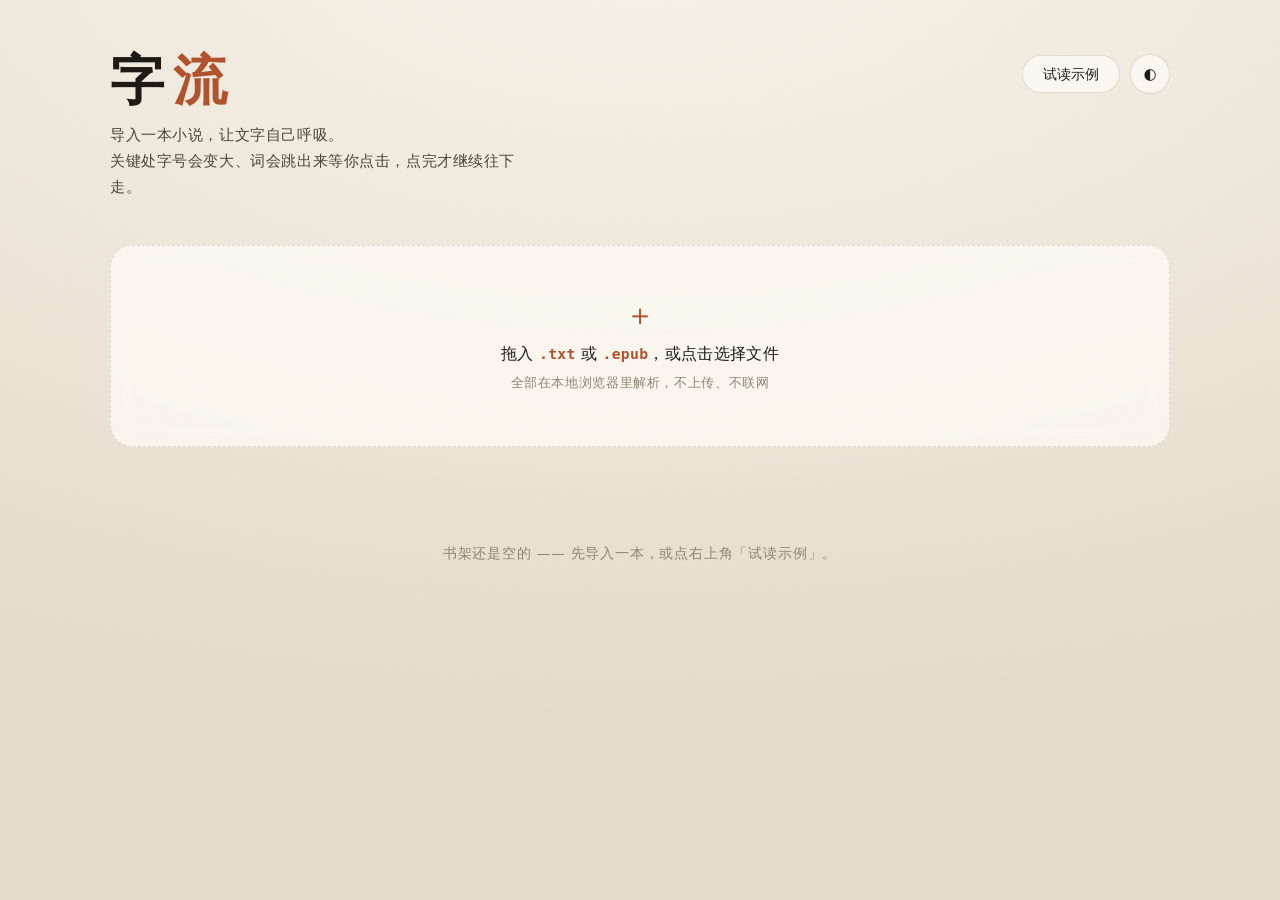
<file: index.html>
<!doctype html>
<html lang="zh-CN">
<head>
<meta charset="utf-8">
<meta name="viewport" content="width=device-width, initial-scale=1, viewport-fit=cover">
<meta name="color-scheme" content="light dark">
<title>字流 · 互动阅读</title>
<link rel="stylesheet" href="styles.css">
</head>
<body data-theme="paper">

  <!-- ======================= 书架 ======================= -->
  <section id="shelf" class="shelf">
    <div class="shelf-inner">
      <header class="shelf-head">
        <div class="brand">
          <h1>字<em>流</em></h1>
          <p>导入一本小说，让文字自己呼吸。<br>关键处字号会变大、词会跳出来等你点击，点完才继续往下走。</p>
        </div>
        <div class="shelf-actions">
          <button id="btnSample" class="btn">试读示例</button>
          <button id="btnTheme" class="btn icon" title="切换主题" aria-label="切换主题">◐</button>
        </div>
      </header>

      <div id="dropzone" class="dropzone" role="button" tabindex="0" aria-label="导入小说文件">
        <div class="dz-inner">
          <div class="dz-icon">＋</div>
          <p class="dz-title">拖入 <b>.txt</b> 或 <b>.epub</b>，或点击选择文件</p>
          <p class="dz-hint">全部在本地浏览器里解析，不上传、不联网</p>
        </div>
        <input id="fileInput" type="file" accept=".txt,.epub,text/plain,application/epub+zip" multiple hidden>
      </div>

      <p id="status" class="status" role="status" aria-live="polite"></p>
      <ul id="bookList" class="book-list"></ul>
      <p id="shelfEmpty" class="shelf-empty" hidden>书架还是空的 —— 先导入一本，或点右上角「试读示例」。</p>
    </div>
  </section>

  <!-- ======================= 阅读器 ======================= -->
  <section id="reader" class="reader" hidden aria-label="阅读器">
    <header class="reader-head">
      <button id="btnBack" class="btn icon" title="返回书架" aria-label="返回书架">←</button>
      <div class="reader-meta">
        <div id="chapterTitle" class="chapter-title">—</div>
        <div class="progress" id="progressTrack" role="slider" tabindex="0" aria-label="本章进度">
          <div id="progressBar" class="progress-bar"></div>
          <div id="progressKnob" class="progress-knob"></div>
          <div id="progressTip" class="progress-tip" hidden></div>
        </div>
      </div>
      <div class="reader-actions">
        <button id="btnSearch" class="btn icon" title="搜索全书" aria-label="搜索全书">⌕</button>
        <button id="btnChapters" class="btn icon" title="目录" aria-label="目录">☰</button>
        <button id="btnStory" class="btn icon" title="番外 · 分支" aria-label="番外与分支剧情">❖</button>
        <button id="btnCompanion" class="btn icon" title="阿泠 · 守卷人" aria-label="与阿泠对话">☾</button>
        <button id="btnMarks" class="btn icon" title="书签与笔记" aria-label="书签与笔记">✎</button>
        <button id="btnTts" class="btn icon" title="朗读" aria-label="朗读">♪</button>
        <button id="btnAuto" class="btn icon" title="自动播放" aria-label="自动播放">▷</button>
        <button id="btnSettings" class="btn icon" title="阅读设置" aria-label="阅读设置">⚙</button>
      </div>
    </header>

    <main id="stage" class="stage" tabindex="0">
      <div id="beats" class="beats"></div>
    </main>

    <footer class="reader-foot">
      <span id="hint" class="hint">点击任意处继续　·　空格</span>
      <button id="btnNext" class="btn primary small">继续</button>
    </footer>

    <div id="wordLayer" class="layer" hidden></div>
    <div id="choiceLayer" class="layer" hidden></div>
    <div id="gateLayer" class="layer gate-layer" hidden></div>
    <aside id="settings" class="drawer" hidden aria-label="阅读设置"></aside>

    <button id="selChip" class="sel-chip" hidden>⟲ 回声</button>
  </section>

  <div id="toast" class="toast" role="status" aria-live="polite"></div>

  <!-- 悬浮同步坞：书架上随时可见 -->
  <div id="syncDock" class="sync-dock" hidden>
    <button class="sd-main" data-sd="both" title="双向同步（先拉后推）">⟲</button>
    <div class="sd-extra">
      <button data-sd="push" title="上传到 GitHub">↑</button>
      <button data-sd="pull" title="从 GitHub 下载">↓</button>
      <button data-sd="content" title="补传 / 补齐正文">⧉</button>
      <button data-sd="settings" title="同步设置">⚙</button>
    </div>
    <span class="sd-dot" data-state="off" title="同步状态"></span>
  </div>

  <!-- 守卷人阿泠：场景气泡 + 对话面板 -->
  <div id="companionBubble" class="companion-bubble" hidden></div>
  <div id="companionPanel" class="companion-panel" hidden></div>

  <div id="crash" class="crash" hidden>
    <h3>出错了</h3>
    <pre id="crashMsg"></pre>
    <p style="color:#8b8378;font-size:12px;font-family:var(--sans)">
      把上面这段发给我，或者按 F5 刷新重试。
    </p>
  </div>

  <script src="js/zip.js" defer></script>
  <script src="js/store.js" defer></script>
  <script src="js/importers.js" defer></script>
  <script src="js/engine.js" defer></script>
  <script src="js/motion.js" defer></script>
  <script src="js/sync.js" defer></script>
  <script src="js/tts.js" defer></script>
  <script src="js/stories.js" defer></script>
  <script src="js/companion.js" defer></script>
  <script src="js/generator.js" defer></script>
  <script src="js/sample.js" defer></script>
  <script src="js/ui.js" defer></script>
</body>
</html>
</file>
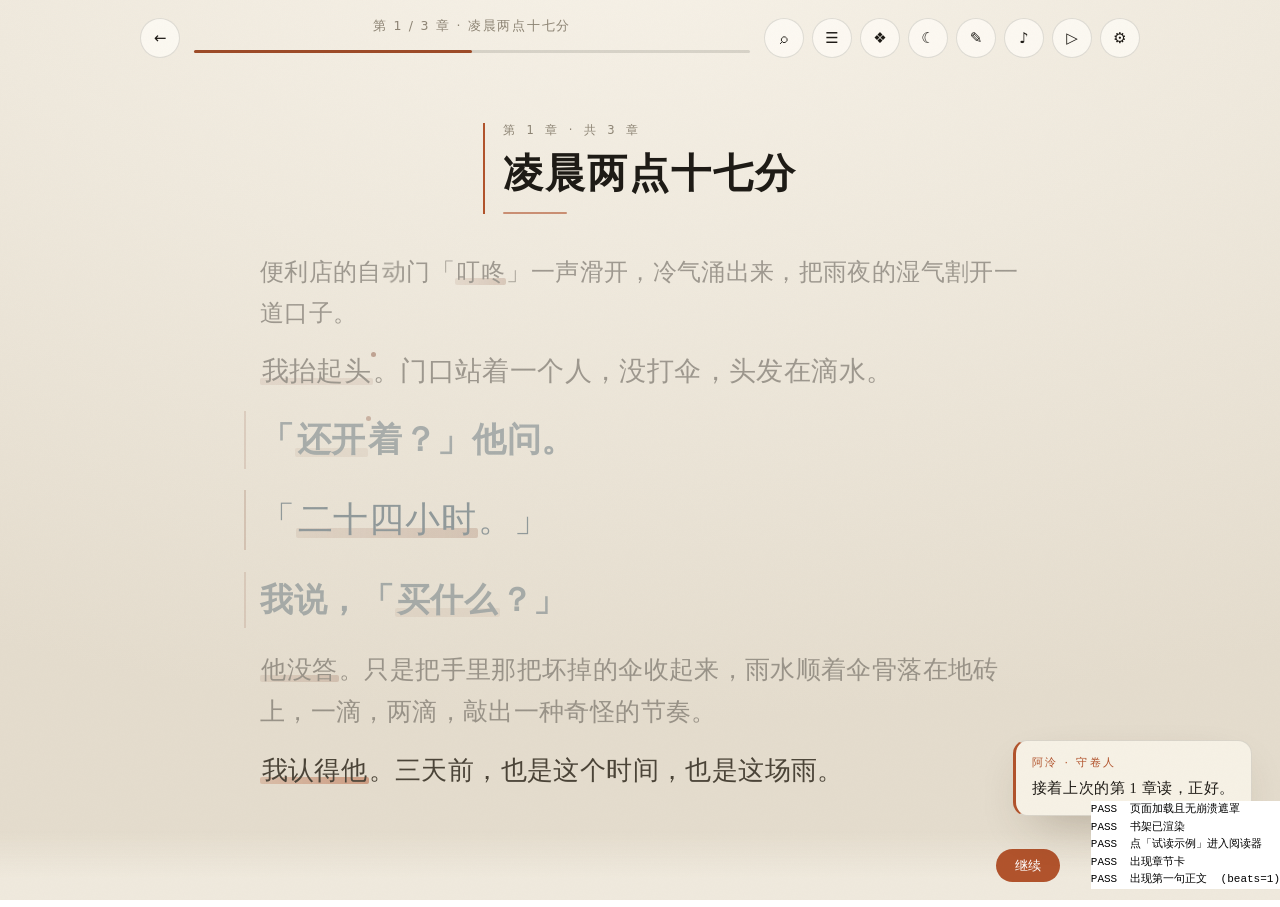
<file: tools/test-page.html>
<!doctype html>
<html lang="zh-CN">
<head>
<meta charset="utf-8">
<title>端到端测试</title>
<style>
  body { margin: 0; font: 13px/1.6 monospace; }
  iframe { width: 1280px; height: 900px; border: 0; }
  pre { position: fixed; right: 0; bottom: 0; background: #fff; font-size: 11px; }
</style>
</head>
<body>
<div id="host"></div>
<pre id="out">running…</pre>
<script>
// 先关掉逐字显影，让“点击=推进”的计数保持稳定；逐字显影另有专门用例
try {
  localStorage.setItem('ziliu.settings.v1', JSON.stringify({
    ver: 4, theme: 'paper', base: 26, intensity: 0.75, autoSpeed: 2.6,
    auto: false, mode: 'play', typewriter: false, granularity: 'sentence', density: 1,
    marks: true, mood: 'normal', gates: 0, jump: 1,
    gateOn: false, gateEvery: 9, gateUnit: 'sentence', gateAhead: true
  }));
} catch (e) { /* ignore */ }

const frame = document.createElement('iframe');
frame.id = 'f';
frame.src = '/index.html';
document.getElementById('host').appendChild(frame);

const lines = [];
const start = Date.now();
function log(name, cond, extra) {
  lines.push((cond ? 'PASS' : 'FAIL') + '  ' + name + (extra ? '  (' + extra + ')' : ''));
  document.getElementById('out').textContent = lines.join('\n');
}
const sleep = (ms) => new Promise((r) => setTimeout(r, ms));

async function waitFor(fn, ms) {
  const t0 = Date.now();
  const limit = ms || 4000;
  while (Date.now() - t0 < limit) {
    try { if (fn()) return true; } catch (e) { /* keep waiting */ }
    await sleep(40);
  }
  return false;
}

async function send() {
  const verdict = lines.some((l) => l.startsWith('FAIL')) ? 'RESULT: FAIL' : 'RESULT: PASS';
  const text = lines.join('\n') + '\n' + verdict + '\n' + ((Date.now() - start) / 1000).toFixed(1) + 's\n';
  document.getElementById('out').textContent = text;
  try { await fetch('/report', { method: 'POST', body: text }); } catch (e) { document.title = 'POSTFAIL'; }
}

function dropEvent(w, file) {
  const dt = new w.DataTransfer();
  dt.items.add(file);
  let ev;
  try { ev = new w.DragEvent('drop', { bubbles: true, cancelable: true, dataTransfer: dt }); }
  catch (e) { ev = new w.Event('drop', { bubbles: true, cancelable: true }); }
  Object.defineProperty(ev, 'dataTransfer', { value: dt, configurable: true });
  return ev;
}

// 选字现在只认长按：真按一下、按住 500ms 再抬手
async function longPressBeat(w, d, el) {
  const stage = d.getElementById('stage');
  const sr = stage.getBoundingClientRect();
  const r = el.getBoundingClientRect();
  const x = Math.round(Math.min(r.left + 30, sr.right - 40));
  const y = Math.round(Math.max(sr.top + 10, Math.min(sr.bottom - 10, r.top + r.height / 2)));
  const opts = { bubbles: true, cancelable: true, clientX: x, clientY: y, button: 0, pointerId: 3, pointerType: 'mouse' };
  el.dispatchEvent(new w.PointerEvent('pointerdown', opts));
  await sleep(560);
  const sel = w.getSelection();
  const got = sel ? sel.toString() : '';
  el.dispatchEvent(new w.PointerEvent('pointerup', opts));
  await sleep(140);
  return got;
}

window.addEventListener('load', async () => {
  try { await run(); } catch (e) { lines.push('FAIL  测试脚本异常：' + e.message + '  ' + String(e.stack || '').split('\n')[1]); }
  await send();
});

async function run() {
  await sleep(800);
  const f = document.getElementById('f');
  const w = f.contentWindow;
  const d = w.document;

  const pageErrors = [];
  w.addEventListener('error', (e) => pageErrors.push(e.message));

  log('页面加载且无崩溃遮罩', d.getElementById('crash').hidden === true);
  log('书架已渲染', !!d.getElementById('shelf') && !!d.getElementById('bookList'));

  /* ---------- 1. 示例书 ---------- */
  d.getElementById('btnSample').click();
  const opened = await waitFor(() => d.getElementById('reader').hidden === false, 4000);
  log('点「试读示例」进入阅读器', opened);
  await waitFor(() => !!d.querySelector('#beats .chapter-card'), 3000);
  const firstBeat = await waitFor(() => d.querySelectorAll('#beats .beat').length >= 1, 3000);
  log('出现章节卡', !!d.querySelector('#beats .chapter-card'));
  log('出现第一句正文', firstBeat, 'beats=' + d.querySelectorAll('#beats .beat').length);

  /* ---------- 2. 点击推进 + 字号呼吸 + 台词/旁白 ---------- */
  const stage = d.getElementById('stage');
  for (let i = 0; i < 10; i++) { stage.click(); await sleep(40); }
  let beats = Array.from(d.querySelectorAll('#beats .beat'));
  log('点击可使剧情继续', beats.length >= 4, 'beats=' + beats.length);
  const sizes = beats.map((e) => parseFloat(e.style.getPropertyValue('--fs')) || 1);
  const spread = Math.max.apply(null, sizes) - Math.min.apply(null, sizes);
  log('字号在忽大忽小', spread > 0.12, 'range=' + Math.min.apply(null, sizes).toFixed(2) + '~' + Math.max.apply(null, sizes).toFixed(2));
  log('进度条在前进', parseFloat(d.getElementById('progressBar').style.width) > 0);
  log('台词与旁白分了样式',
    d.querySelectorAll('#beats .beat.dialogue').length >= 1 && d.querySelectorAll('#beats .beat.narration').length >= 1,
    '台词=' + d.querySelectorAll('#beats .beat.dialogue').length + ' 旁白=' + d.querySelectorAll('#beats .beat.narration').length);

  /* ---------- 3. 跳词 + 回声 ---------- */
  let kw = null;
  for (let i = 0; i < 30 && !kw; i++) {
    stage.click();
    await sleep(35);
    kw = d.querySelector('#beats .kw');
  }
  log('有词从段落里跳出来', !!kw, kw ? '词=' + kw.dataset.word : '');
  if (kw) {
    const kwLen = Array.from(kw.dataset.word || '').length;
    log('文字条是 2~10 个字', kwLen >= 2 && kwLen <= 10, '"' + kw.dataset.word + '" = ' + kwLen + ' 字');
    kw.click();
    await sleep(400);
    const layer = d.getElementById('wordLayer');
    log('点词打开回声卡', layer.hidden === false);
    log('回声卡里有别处的原文', layer.textContent.indexOf('全书') >= 0);
    const closeBtn = layer.querySelector('[data-act="echo-close"]');
    if (closeBtn) { closeBtn.click(); await sleep(300); }
    log('回声卡可关闭并继续', d.getElementById('wordLayer').hidden === true);
  }

  /* ---------- 4. 读法只在设置里定：正文里不弹「这一刻怎么读」 ---------- */
  d.getElementById('btnSettings').click();
  await sleep(320);
  log('设置里不再有「章节中途抉择」开关', !d.getElementById('tgChoices'));
  const moodSeg4 = d.querySelector('#settings [data-seg="mood"]');
  log('设置里有「读法」四档：正常 / 凑近 / 退后 / 安静',
    !!moodSeg4 && moodSeg4.querySelectorAll('button').length === 4,
    moodSeg4 ? Array.from(moodSeg4.querySelectorAll('button')).map((b) => b.textContent).join(' ') : '没有');
  log('正文里没有「这一刻，你想怎么读」', d.getElementById('beats').textContent.indexOf('这一刻') < 0);
  d.querySelector('[data-act="close-drawer"]').click();
  await sleep(300);

  /* ---------- 5. 返回书架 ---------- */
  d.getElementById('btnBack').click();
  await sleep(500);
  log('可以回到书架', d.getElementById('reader').hidden === true && d.getElementById('shelf').hidden === false);
  log('书架记住了进度', !!d.querySelector('.book-card .bc-open'));

  /* ---------- 6. 导入 EPUB ---------- */
  const epubBuf = await fetch('/example/雨停之前.epub').then((r) => r.arrayBuffer());
  const epubFile = new File([epubBuf], '雨停之前.epub', { type: 'application/epub+zip' });
  d.dispatchEvent(dropEvent(w, epubFile));
  await sleep(2200);

  const cards = Array.from(d.querySelectorAll('.book-card'));
  const titles = cards.map((c) => c.querySelector('.bc-title').textContent);
  log('EPUB 导入成功并进书架', titles.some((t) => t.indexOf('雨停之前') >= 0), titles.join(' | '));
  const epubCard = cards.find((c) => c.querySelector('.bc-meta').textContent.indexOf('EPUB') >= 0);
  log('识别为 EPUB', !!epubCard);
  log('EPUB 解析出 3 章', epubCard ? epubCard.querySelector('.bc-meta').textContent.indexOf('3 章') >= 0 : false);

  /* ---------- 7. 打开 EPUB ---------- */
  if (epubCard) {
    epubCard.click();
    await sleep(1000);
    log('EPUB 可以打开阅读', d.getElementById('reader').hidden === false);
    log('EPUB 正文能渲染成节拍', d.querySelectorAll('#beats .beat').length >= 1);
    const chTitle = d.getElementById('chapterTitle').textContent;
    log('章节名来自 EPUB 目录', chTitle.indexOf('凌晨两点十七分') >= 0, chTitle);
  }

  /* ---------- 8. 目录跳转 ---------- */
  d.getElementById('btnChapters').click();
  await sleep(350);
  const chapItems = d.querySelectorAll('.chap-item');
  log('目录列出全部章节', chapItems.length === 3, 'items=' + chapItems.length);
  if (chapItems.length === 3) {
    chapItems[2].click();
    await sleep(800);
    const t3 = d.getElementById('chapterTitle').textContent;
    log('点目录能跳到第 3 章', t3.indexOf('第 3 / 3 章') >= 0, t3);
    log('跳过去后从这一章开头读起', d.getElementById('beats').textContent.indexOf('雨停之前') >= 0 || d.querySelectorAll('#beats .beat').length >= 1);
  }
  d.getElementById('btnBack').click();
  await sleep(400);

  /* ---------- 9. 导入 TXT ---------- */
  const txtBuf = await fetch('/example/雨停之前.txt').then((r) => r.arrayBuffer());
  const txtFile = new File([txtBuf], '雨停之前.txt', { type: 'text/plain' });
  d.dispatchEvent(dropEvent(w, txtFile));
  await sleep(2000);
  const txtCard = Array.from(d.querySelectorAll('.book-card')).find((c) =>
    c.querySelector('.bc-meta').textContent.indexOf('TXT') >= 0 && c.querySelector('.bc-title').textContent.indexOf('雨停之前') >= 0);
  log('TXT 导入成功', !!txtCard);
  if (txtCard) log('TXT 自动分出 3 章', txtCard.querySelector('.bc-meta').textContent.indexOf('3 章') >= 0);

  /* ---------- 10. 设置面板 ---------- */
  d.getElementById('btnSettings').click();
  await sleep(300);
  log('设置面板可打开', d.getElementById('settings').hidden === false);
  const themeBtn = d.querySelector('#settings [data-seg="theme"] button[data-val="night"]');
  if (themeBtn) { themeBtn.click(); await sleep(300); }
  log('主题可以切换', d.body.dataset.theme === 'night');

  /* ---------- 11. 逐字显影 ---------- */
  const tg = d.querySelector('#tgTyping');
  if (tg) { tg.click(); await sleep(200); }
  d.querySelector('[data-act="close-drawer"]').click();
  await sleep(300);
  stage.click();
  await sleep(60);
  const before = d.querySelectorAll('#beats .beat').length;
  const hasChars = d.querySelectorAll('#beats .beat:last-child .ch').length > 0;
  stage.click();
  await sleep(60);
  const mid = d.querySelectorAll('#beats .beat').length;
  log('逐字显影：有逐字节点', hasChars, 'ch=' + d.querySelectorAll('#beats .beat:last-child .ch').length);
  log('逐字显影：第一次点击只补全', mid === before);
  stage.click();
  await sleep(500);
  log('逐字显影：第二次才继续', d.querySelectorAll('#beats .beat').length === before + 1);

  /* ---------- 12. 长按选字 → 回声 ---------- */
  const pickEl = d.querySelector('#beats .beat:last-child') || d.querySelector('#beats .beat');
  const picked = pickEl ? await longPressBeat(w, d, pickEl) : '';
  await sleep(200);
  const chip = d.getElementById('selChip');
  log('长按划字浮出「回声」按钮', chip.hidden === false && !!picked, '选中=' + picked);
  const pickedLen = Array.from(picked).length;
  log('长按选中的也是 2~10 字的文字条', pickedLen >= 2 && pickedLen <= 10, '"' + picked + '" = ' + pickedLen + ' 字');
  if (!chip.hidden) {
    chip.click();
    await sleep(500);
    log('划词可以直接查回声', d.getElementById('wordLayer').hidden === false);
    const close = d.querySelector('#wordLayer [data-act="echo-close"]');
    if (close) close.click();
    await sleep(300);
  }

  /* ---------- 13. 回声簿 ---------- */
  d.getElementById('btnSettings').click();
  await sleep(300);
  d.querySelector('#settings [data-act="words"]').click();
  await sleep(300);
  const nbItems = d.querySelectorAll('.nb-item');
  log('回声簿记下了点过的词', nbItems.length >= 1, 'words=' + nbItems.length);
  d.querySelector('[data-act="close-drawer"]').click();
  await sleep(200);

  /* ---------- 14. 进度条跳转 ---------- */
  const track = d.getElementById('progressTrack');
  const tr = track.getBoundingClientRect();
  const tx = tr.left + tr.width * 0.65;
  track.dispatchEvent(new w.PointerEvent('pointerdown', { bubbles: true, clientX: tx, pointerId: 1 }));
  track.dispatchEvent(new w.PointerEvent('pointerup', { bubbles: true, clientX: tx, pointerId: 1 }));
  await sleep(600);
  const pctNow = parseFloat(d.getElementById('progressBar').style.width) || 0;
  log('拖进度条能跳到对应位置', pctNow > 45, 'pct=' + pctNow.toFixed(0) + '%');

  /* ---------- 15. 切到「每段」 ---------- */
  d.getElementById('btnSettings').click();
  await sleep(300);
  d.querySelector('#settings [data-seg="granularity"] [data-val="paragraph"]').click();
  await sleep(700);
  const paraBeats = d.querySelectorAll('#beats .beat').length;
  log('切到「每段」后一次出整段', paraBeats >= 1, 'beats=' + paraBeats);
  const hasBar = d.querySelectorAll('#beats .beat.dialogue').length >= 1;
  log('每段模式仍分台词/旁白', hasBar === (hasBar), '台词=' + d.querySelectorAll('#beats .beat.dialogue').length);

  /* ---------- 16. 切到「整章」 ---------- */
  d.querySelector('#settings [data-seg="granularity"] [data-val="chapter"]').click();
  await sleep(900);
  const allBeats = d.querySelectorAll('#beats .beat').length;
  log('「整章」模式一次铺满全章', allBeats >= 6, 'beats=' + allBeats);
  const stageEl = d.getElementById('stage');
  const scrollable = stageEl.scrollHeight - stageEl.clientHeight;
  log('整章模式可以滚动', true, 'scrollHeight=' + stageEl.scrollHeight);
  stageEl.scrollTop = 0;
  await sleep(150);
  const pctTop = parseFloat(d.getElementById('progressBar').style.width) || 0;
  stageEl.scrollTop = scrollable;
  await sleep(250);
  const pctBottom = parseFloat(d.getElementById('progressBar').style.width) || 0;
  log('整章模式进度跟滚动走', pctBottom > pctTop, pctTop.toFixed(0) + '% → ' + pctBottom.toFixed(0) + '%');

  // 切回逐句，恢复后续用例
  d.querySelector('#settings [data-seg="granularity"] [data-val="sentence"]').click();
  await sleep(600);
  d.querySelector('[data-act="close-drawer"]').click();
  await sleep(200);

  /* ---------- 17. 阅读模式 ---------- */
  d.getElementById('btnSettings').click();
  await sleep(300);
  const readBtn = d.querySelector('#settings [data-seg="mode"] [data-val="read"]');
  log('设置里有「阅读 / 互动」两种模式', !!readBtn);
  if (readBtn) readBtn.click();
  await sleep(900);
  d.querySelector('[data-act="close-drawer"]').click();
  await sleep(400);

  const readBeats = Array.from(d.querySelectorAll('#beats .beat'));
  log('阅读模式一次铺满整章', readBeats.length >= 6, 'beats=' + readBeats.length);
  const fsVals = readBeats.map((e) => parseFloat(e.style.getPropertyValue('--fs')) || 1);
  const flat = fsVals.filter((v) => Math.abs(v - 1) < 0.03).length / Math.max(1, fsVals.length);
  log('阅读模式大部分句子是正常字号', flat > 0.55, 'flat=' + flat.toFixed(2));
  log('阅读模式不弹抉择', d.getElementById('choiceLayer').hidden === true);
  const st = d.getElementById('stage');
  st.scrollTop = 0;
  await sleep(120);
  const readScrollable = st.scrollHeight - st.clientHeight;
  st.scrollTop = readScrollable;
  await sleep(600);
  const pctAfter = parseFloat(d.getElementById('progressBar').style.width) || 0;
  log('阅读模式进度跟着滚动走', pctAfter > 60, pctAfter.toFixed(0) + '%');

  /* ---------- 18. 整页大弹窗 ---------- */
  d.getElementById('btnSettings').click();
  await sleep(300);
  const gateOnBtn = d.querySelector('#settings [data-seg="gateOn"] [data-val="1"]');
  const jumpSeg = d.querySelector('#settings [data-seg="jump"] [data-val="2"]');
  log('设置里有「整页大弹窗」和「拟人动作」', !!gateOnBtn && !!jumpSeg);
  if (gateOnBtn) gateOnBtn.click();
  await sleep(800);
  const unitSeg = d.querySelector('#settings [data-seg="gateUnit"] [data-val="paragraph"]');
  const aheadSeg = d.querySelector('#settings [data-seg="gateAhead"] [data-val="0"]');
  log('卡片能按句也能按段，还能挑抽前文/后文', !!unitSeg && !!aheadSeg);

  // 间隔让用户自己拖：拖成「每 3 句一张」
  const rng = d.querySelector('#settings #rngGate');
  if (rng) {
    rng.value = '3';
    rng.dispatchEvent(new w.Event('input', { bubbles: true }));
    rng.dispatchEvent(new w.Event('change', { bubbles: true }));
  }
  await sleep(1000);
  const gateLbl = d.querySelector('#settings #lblGate');
  const gateNote = d.querySelector('#settings .field.sub');
  log('卡片间隔可以自己设（每 3 句一张）',
    !!gateLbl && gateLbl.textContent.trim() === '3 句' && /本章 \d+ 张/.test(gateNote ? gateNote.textContent : ''),
    (gateLbl ? gateLbl.textContent.trim() : '没标签') + ' / ' +
    (gateNote ? gateNote.textContent.replace(/\s+/g, ' ').slice(0, 42) : '没说明'));

  const jumpSeg2 = d.querySelector('#settings [data-seg="jump"] [data-val="2"]');
  if (jumpSeg2) jumpSeg2.click();
  await sleep(900);
  d.querySelector('[data-act="close-drawer"]').click();
  await sleep(400);

  const strips = Array.from(d.querySelectorAll('#beats .gate-strip'));
  const lineCount = d.querySelectorAll('#beats .beat').length;
  log('一章里埋了不止一张卡页（每 3 句一张）',
    strips.length >= 2,
    'strips=' + strips.length + ' 行=' + lineCount);
  const gaps = [];
  (() => {
    let since = 0;
    for (const el of Array.from(d.querySelectorAll('#beats > *'))) {
      if (el.classList.contains('gate-strip')) { gaps.push(since); since = 0; }
      else if (el.classList.contains('beat')) since++;
    }
  })();
  log('两张卡之间确实隔了 3 句（用户定的间隔说了算）',
    gaps.length >= 2 && gaps.every((g) => g === 3),
    '间隔=' + JSON.stringify(gaps));

  const st2 = d.getElementById('stage');
  st2.scrollTop = 0;
  await sleep(200);
  // 一口气翻过半章：越线检测不能漏
  st2.scrollTop = Math.round((st2.scrollHeight - st2.clientHeight) * 0.5);
  await sleep(300);
  const gateOpen = d.getElementById('gateLayer').hidden === false;
  log('一口气翻过半章，卡页照样弹出来', gateOpen);
  const card = d.querySelector('#gateLayer .gate-card');
  const cardTxt = card ? card.textContent : '';
  log('卡页有进度行 / 大字 / 一道细线 / 底部提示',
    !!card && /读到 \d+%/.test(cardTxt) && !!card.querySelector('.gate-word, .gate-quote') &&
    !!card.querySelector('.gate-rule, .gate-quote') && /任意处继续/.test(cardTxt),
    cardTxt.replace(/\s+/g, ' ').slice(0, 46));
  const gwv = Array.from(d.querySelectorAll('#gateLayer .wv'));
  let gateMoved = false;
  if (gwv.length) {
    const t1 = w.getComputedStyle(gwv[0]).transform;
    await sleep(360);
    gateMoved = w.getComputedStyle(gwv[0]).transform !== t1;
  }
  log('卡页上的大字在动', gwv.length > 0 && gateMoved, 'wv=' + gwv.length);
  if (gateOpen) {
    d.getElementById('gateLayer').click();
    await sleep(400);
    log('点一下卡页就收起来', d.getElementById('gateLayer').hidden === true);
  }

  /* ---------- 18b. 活字：动的是句子里的几个字，不是整句 ---------- */
  const st4 = d.getElementById('stage');
  st4.scrollTop = 0;
  await sleep(500);
  const aliveBeats = Array.from(d.querySelectorAll('#beats .beat.alive'));
  log('滚进眼里的行才动起来', aliveBeats.length > 0, 'alive=' + aliveBeats.length);

  // 整行本身一动不动
  const lnNode = aliveBeats.length ? aliveBeats[0].querySelector('.ln') : null;
  const lnAnim = lnNode ? w.getComputedStyle(lnNode).animationName : '';
  log('整行本身不动（动的不是整句）', lnAnim === 'none' || lnAnim === '', lnAnim || 'none');

  // 每行只有几个字在动，不是每个字都动
  const zgNodes = Array.from(d.querySelectorAll('#beats .zg'));
  const moves = {};
  zgNodes.forEach((n) => { moves[n.dataset.m] = (moves[n.dataset.m] || 0) + 1; });
  log('句子里挑了几个单独的字在动', zgNodes.length >= 2 && Object.keys(moves).length >= 2,
    '活字=' + zgNodes.length + ' 动作=' + JSON.stringify(moves));

  let perLineOk = true;
  let worst = '';
  for (const b of aliveBeats.slice(0, 8)) {
    const z = b.querySelectorAll('.zg').length;
    const chars = Array.from(b.textContent || '').length;
    if (z > 3 || (chars > 3 && z >= chars)) { perLineOk = false; worst = z + '/' + chars; }
  }
  log('一行最多三个字在动，不会整句都在跳', perLineOk, worst ? '最差 ' + worst : '最多 3 字');

  // 真的在上下动：多取几个字、多采几帧，别撞上一个只旋转或已经动完的字
  let zgName = '';
  let zgDy = 0;
  const zgCand = zgNodes.filter((n) => n.closest('.beat.alive')).slice(0, 8);
  for (const node of zgCand) {
    const nm = w.getComputedStyle(node).animationName;
    if (!nm || nm === 'none') continue;
    let minTop = Infinity;
    let maxTop = -Infinity;
    for (let i = 0; i < 6; i++) {
      const r = node.getBoundingClientRect();
      minTop = Math.min(minTop, r.top);
      maxTop = Math.max(maxTop, r.top);
      await sleep(90);
    }
    const dy = maxTop - minTop;
    if (dy > zgDy) { zgDy = dy; zgName = nm; }
    if (zgDy > 0.6) break;
  }
  log('那个字真的在上下动', zgDy > 0.4 && !!zgName,
    '动画=' + (zgName || '无') + ' 起伏=' + zgDy.toFixed(1) + 'px');

  // 台词的字色跟旁白分开
  const dlgEl = d.querySelector('#beats .beat.dialogue');
  const narEl = d.querySelector('#beats .beat.narration');
  const dlgColor = dlgEl ? w.getComputedStyle(dlgEl).color : '';
  const narColor = narEl ? w.getComputedStyle(narEl).color : '';
  log('台词的字色跟旁白一眼分得开', !!dlgColor && !!narColor && dlgColor !== narColor,
    dlgColor + ' vs ' + narColor);

  log('词义动作字典能用',
    w.XR.Engine.verbFor('跑') === 'run' && w.XR.Engine.verbFor('后颈发凉') === 'cold' &&
    w.XR.Engine.verbFor('jumped') === 'jump' && w.XR.Engine.verbFor('猫') === '',
    ['跑', '凉', 'jumped', '猫'].map((v) => v + '→' + w.XR.Engine.verbFor(v)).join(' '));
  const kwVerb = d.querySelector('#beats .kw[data-verb]');
  log('动作词带上了动作名', !kwVerb || (!!kwVerb.querySelector('.v') && !!kwVerb.dataset.verb),
    kwVerb ? kwVerb.dataset.word + '→' + kwVerb.dataset.verb : '这一章没有动作词');

  /* ---------- 19. 点击必须立刻有反应 ---------- */
  const st3 = d.getElementById('stage');
  log('舞台不是平滑滚动（平滑会吃掉连点）', w.getComputedStyle(st3).scrollBehavior === 'auto');

  // 先关掉卡页，免得弹窗吃掉点击
  d.getElementById('btnSettings').click();
  await sleep(260);
  const gateOff = d.querySelector('#settings [data-seg="gateOn"] [data-val="0"]');
  if (gateOff) gateOff.click();
  await sleep(800);
  d.querySelector('[data-act="close-drawer"]').click();
  await sleep(300);

  st3.scrollTop = 0;
  await sleep(120);
  let reacts = 0;
  for (let i = 0; i < 3; i++) {
    st3.scrollTop = 0;
    st3.click();
    if (st3.scrollTop > 0) reacts++;
  }
  log('连点三下，每一下都立刻翻', reacts === 3, 'reacts=' + reacts);

  // 逐句 + 逐字显影：字没显示完时点一下，必须立刻全出来
  d.getElementById('btnSettings').click();
  await sleep(260);
  d.querySelector('#settings [data-seg="mode"] [data-val="play"]').click();
  await sleep(700);
  const tg2 = d.querySelector('#tgTyping');
  if (tg2 && !tg2.classList.contains('on')) { tg2.click(); await sleep(200); }
  d.querySelector('#settings [data-seg="granularity"] [data-val="sentence"]').click();
  await sleep(700);
  const restartBtn = d.querySelector('#settings [data-act="restart"]');
  if (restartBtn) { restartBtn.click(); await sleep(700); }
  const closeDrawer2 = d.querySelector('[data-act="close-drawer"]');
  if (closeDrawer2) { closeDrawer2.click(); await sleep(300); }

  await sleep(700);
  stage.click();
  await sleep(30);
  const lastBeat = d.querySelector('#beats .beat:last-child');
  const chs = lastBeat ? Array.from(lastBeat.querySelectorAll('.ch')) : [];
  stage.click();
  const nowDone = lastBeat && lastBeat.classList.contains('done');
  const allVisible = chs.length > 0 && chs.every((c) => parseFloat(w.getComputedStyle(c).opacity) > 0.9);
  log('字没显示完时点一下，立刻全部显示', chs.length > 0 && nowDone && allVisible,
    'ch=' + chs.length + ' done=' + !!nowDone + ' 可见=' + allVisible);

  const n0 = d.querySelectorAll('#beats .beat').length;
  stage.click();
  await sleep(80);
  log('补全之后再点一下就继续', d.querySelectorAll('#beats .beat').length === n0 + 1);

  // 回到阅读模式，收尾
  d.getElementById('btnSettings').click();
  await sleep(260);
  d.querySelector('#settings [data-seg="mode"] [data-val="read"]').click();
  await sleep(800);
  d.querySelector('[data-act="close-drawer"]').click();
  await sleep(300);

  /* ---------- 20. 电脑端：点空白就继续 ---------- */
  const st6 = d.getElementById('stage');
  const headEl = d.querySelector('.reader-head');
  const footEl = d.querySelector('.reader-foot');

  st6.scrollTop = 0;
  await sleep(150);
  headEl.click();
  await sleep(140);
  const headMoved = st6.scrollTop > 8;

  st6.scrollTop = 0;
  await sleep(150);
  footEl.click();
  await sleep(140);
  const footMoved = st6.scrollTop > 8;

  // 正文左右留白（padding 区，target 就是舞台自己）
  st6.scrollTop = 0;
  await sleep(150);
  st6.click();
  await sleep(140);
  const stageMoved = st6.scrollTop > 8;

  log('点顶栏 / 页脚 / 两侧空白都能继续翻页',
    headMoved && footMoved && stageMoved,
    'head=' + headMoved + ' foot=' + footMoved + ' stage=' + stageMoved);

  // 设置里的「现在就弹一张看看」：任何一本书都能立刻验证卡页
  d.getElementById('btnSettings').click();
  await sleep(260);
  const gateOnAgain = d.querySelector('#settings [data-seg="gateOn"] [data-val="1"]');
  if (gateOnAgain) { gateOnAgain.click(); await sleep(900); }
  const tryBtn = d.querySelector('#settings [data-act="try-gate"]');
  const gateField = d.querySelector('#settings .field.sub');
  const gateNoteTxt = gateField ? gateField.textContent.replace(/\s+/g, ' ') : '';
  log('设置里能试弹一张卡，并显示本章几张 / 还差几句',
    !!tryBtn && /本章 \d+ 张/.test(gateNoteTxt) && /再读 \d+ 句/.test(gateNoteTxt),
    gateNoteTxt ? gateNoteTxt.slice(0, 46) : '没说明');
  if (tryBtn) {
    tryBtn.click();
    await sleep(400);
    const pv = d.querySelector('#gateLayer .gate-card');
    log('点「现在就弹一张」立刻弹出卡页',
      d.getElementById('gateLayer').hidden === false && !!pv && pv.textContent.trim().length > 4,
      pv ? pv.textContent.replace(/\s+/g, ' ').slice(0, 30) : '没弹出来');
    if (!d.getElementById('gateLayer').hidden) {
      d.getElementById('gateLayer').click();
      await sleep(300);
      log('预览的卡点一下就收，不会顺手翻页', d.getElementById('gateLayer').hidden === true);
    }
  }

  // 章末不再确认：读到最后一屏，点一下就进下一章，不弹任何层
  d.getElementById('btnSettings').click();
  await sleep(280);
  const gateOff3 = d.querySelector('#settings [data-seg="gateOn"] [data-val="0"]');
  if (gateOff3) { gateOff3.click(); await sleep(800); }
  const cd5 = d.querySelector('[data-act="close-drawer"]');
  if (cd5) { cd5.click(); await sleep(300); }

  /* ---------- 20b. 章末自动进下一章（三种模式都不确认） ---------- */
  const readerEl = d.getElementById('reader');
  const stage20 = d.getElementById('stage');
  const ch20 = () => d.getElementById('chapterTitle').textContent;
  const sheet20 = () => d.getElementById('choiceLayer').hidden === false;
  const gotoCh20 = async (i) => {
    d.getElementById('btnChapters').click();
    await sleep(320);
    const items = d.querySelectorAll('.chap-item');
    if (items[i]) items[i].click();
    await sleep(750);
    if (!d.getElementById('settings').hidden) {
      const c = d.querySelector('[data-act="close-drawer"]');
      if (c) c.click();
      await sleep(250);
    }
  };
  const setMode20 = async (mode, extra) => {
    d.getElementById('btnSettings').click();
    await sleep(320);
    const b = d.querySelector('#settings [data-seg="mode"] [data-val="' + mode + '"]');
    if (b) { b.click(); await sleep(800); }
    if (extra) {
      const e = d.querySelector(extra);
      if (e) { e.click(); await sleep(700); }
    }
    const c = d.querySelector('[data-act="close-drawer"]');
    if (c) c.click();
    await sleep(400);
  };

  // 阅读模式：翻到最后一屏再点一下
  await gotoCh20(0);
  const readBefore20 = ch20();
  stage20.scrollTop = stage20.scrollHeight;
  await sleep(200);
  stage20.click();
  await sleep(450);
  const readAfter20 = ch20();
  const seam20 = d.getElementById('beats').classList.contains('seam');
  log('阅读模式：读到章末直接进下一章，不弹「本章完」',
    !sheet20() && readAfter20 !== readBefore20,
    readBefore20.slice(0, 12) + ' → ' + readAfter20.slice(0, 12) + ' 弹层=' + sheet20());
  log('换章有动静：接缝动画 + 新章节卡', seam20 || !!d.querySelector('#beats .chapter-card'),
    'seam=' + seam20 + ' card=' + !!d.querySelector('#beats .chapter-card'));

  // 阅读模式：滚到底再往下滚，也算继续
  const wheelBefore20 = ch20();
  stage20.scrollTop = stage20.scrollHeight;
  await sleep(200);
  stage20.dispatchEvent(new w.WheelEvent('wheel', { bubbles: true, cancelable: true, deltaY: 120 }));
  await sleep(600);
  log('滚到底再往下滚，直接接着读下一章',
    !sheet20() && ch20() !== wheelBefore20,
    wheelBefore20.slice(0, 12) + ' → ' + ch20().slice(0, 12));

  // 互动模式：一句一停，一路点到章末
  await setMode20('play', '#settings [data-seg="granularity"] [data-val="sentence"]');
  await gotoCh20(0);
  const playBefore20 = ch20();
  let playNext20 = false;
  for (let i = 0; i < 120 && !playNext20 && !sheet20(); i++) {
    stage20.click();
    await sleep(35);
    playNext20 = ch20() !== playBefore20;
  }
  log('互动模式：读到章末自动进下一章，不确认',
    playNext20 && !sheet20(), playBefore20.slice(0, 12) + ' → ' + ch20().slice(0, 12));

  // 沉浸模式：一页一段，同样自动续读
  await setMode20('immersive');
  await gotoCh20(0);
  const immBefore20 = ch20();
  let immNext20 = false;
  for (let i = 0; i < 120 && !immNext20 && !sheet20(); i++) {
    stage20.click();
    await sleep(45);
    immNext20 = ch20() !== immBefore20;
  }
  log('沉浸模式：读到章末自动进下一章，不确认',
    immNext20 && !sheet20(), immBefore20.slice(0, 12) + ' → ' + ch20().slice(0, 12));

  // 最后一章读完了才出「全书完」；而且不会自动跳走
  await setMode20('read');
  const num20 = ch20().match(/第\s*(\d+)\s*\/\s*(\d+)/);
  const lastCh20 = num20 ? +num20[2] : 1;
  await gotoCh20(lastCh20 - 1);
  const lastTitle20 = ch20();
  stage20.scrollTop = stage20.scrollHeight;
  await sleep(200);
  stage20.click();
  await sleep(500);
  const endText20 = d.getElementById('choiceLayer').textContent;
  log('最后一章读完才出「全书完」，不自动跳章',
    sheet20() && /全书完/.test(endText20) && ch20() === lastTitle20,
    (endText20.replace(/\s+/g, ' ').slice(0, 28)) + ' · 章=' + ch20().slice(0, 10));
  if (sheet20()) {
    d.getElementById('choiceLayer').click();
    await sleep(300);
    log('点一下就把「全书完」收起来，还能回头看', d.getElementById('choiceLayer').hidden === true);
  }

  // 章首再按 ← ：回到上一章的末尾（顺着书页往回翻）
  await gotoCh20(1);
  const backTitle20 = ch20();
  d.body.dispatchEvent(new w.KeyboardEvent('keydown', { key: 'ArrowLeft', bubbles: true, cancelable: true }));
  await sleep(500);
  const backTop20 = stage20.scrollTop;
  log('章首再按 ← 会退到上一章的末尾',
    ch20() !== backTitle20 && backTop20 > 0,
    backTitle20.slice(0, 10) + ' → ' + ch20().slice(0, 10) + ' scrollTop=' + Math.round(backTop20));

  // 回到阅读模式，给后面的用例一个稳定的起点
  await setMode20('read');
  await gotoCh20(0);

  /* ---------- 21. 短章的书也得有卡页（老版本 6 行以下一张都没有） ---------- */
  const shortBuf = await fetch('/example/短章测试.txt').then((r) => r.arrayBuffer());
  const shortFile = new w.File([shortBuf], '短章测试.txt', { type: 'text/plain' });
  d.dispatchEvent(dropEvent(w, shortFile));
  await sleep(2600);

  d.getElementById('btnSettings').click();
  await sleep(300);
  const g2 = d.querySelector('#settings [data-seg="gateOn"] [data-val="1"]');
  if (g2) { g2.click(); await sleep(900); }
  // 短章的书：把间隔拖到「每 2 句一张」，一眼就能验证
  const rngShort = d.querySelector('#settings #rngGate');
  if (rngShort) {
    rngShort.value = '2';
    rngShort.dispatchEvent(new w.Event('input', { bubbles: true }));
    rngShort.dispatchEvent(new w.Event('change', { bubbles: true }));
    await sleep(1000);
  }
  const cd3 = d.querySelector('[data-act="close-drawer"]');
  if (cd3) { cd3.click(); await sleep(400); }

  const shortStrips = d.querySelectorAll('#beats .gate-strip').length;
  const shortBeats = d.querySelectorAll('#beats .beat').length;
  log('每章只有几行的书，也埋进了卡页',
    shortStrips >= 1,
    'strips=' + shortStrips + ' 行=' + shortBeats + ' 章=' + d.getElementById('chapterTitle').textContent.slice(0, 12));

  // 这种章一屏就读完了：点到章尾也要把卡弹出来，不能默默跳过
  const st8 = d.getElementById('stage');
  if (!d.getElementById('gateLayer').hidden) { d.getElementById('gateLayer').click(); await sleep(400); }
  let shortPopped = false;
  const shortCh = d.getElementById('chapterTitle').textContent;
  for (let i = 0; i < 6 && !shortPopped; i++) {
    st8.click();
    await sleep(320);
    if (!d.getElementById('gateLayer').hidden) shortPopped = true;
    if (d.getElementById('chapterTitle').textContent !== shortCh) break;
  }
  log('短章一口气点到章尾，卡页照样弹出来', shortPopped, shortPopped ? '弹了' : '没弹');
  if (shortPopped) { d.getElementById('gateLayer').click(); await sleep(300); }

  /* ---------- 22. 选字只认长按 ---------- */
  d.getElementById('btnSettings').click();
  await sleep(280);
  const gOff2 = d.querySelector('#settings [data-seg="gateOn"] [data-val="0"]');
  if (gOff2) { gOff2.click(); await sleep(800); }
  const cd4 = d.querySelector('[data-act="close-drawer"]');
  if (cd4) { cd4.click(); await sleep(350); }

  const st9 = d.getElementById('stage');
  st9.scrollTop = 0;
  await sleep(260);
  const sRect = st9.getBoundingClientRect();
  let target = null;
  for (const el of Array.from(d.querySelectorAll('#beats .beat'))) {
    const r = el.getBoundingClientRect();
    if (r.top > sRect.top + 24 && r.bottom < sRect.bottom - 24 && r.width > 60) { target = el; break; }
  }
  log('能找到一行正文用来试选字', !!target);
  const tRect = target ? target.getBoundingClientRect() : { left: 0, top: 0, height: 20 };
  const cx = Math.round(Math.min(tRect.left + 40, sRect.right - 60));
  const cy = Math.round(tRect.top + tRect.height / 2);

  log('正文默认不许用鼠标拖选', w.getComputedStyle(d.getElementById('beats')).userSelect === 'none');
  const se = new w.Event('selectstart', { bubbles: true, cancelable: true });
  if (target) target.dispatchEvent(se);
  log('浏览器原生选字被拦下来（点 / 双击都当继续）', se.defaultPrevented === true);

  if (target) {
    w.getSelection().removeAllRanges();
    target.dispatchEvent(new w.PointerEvent('pointerdown', {
      bubbles: true, cancelable: true, clientX: cx, clientY: cy, button: 0, pointerId: 7, pointerType: 'mouse'
    }));
    await sleep(160);
    log('短按不选字（还没到长按时间）', w.getSelection().isCollapsed === true);
    await sleep(460);
    const selNow = w.getSelection();
    const picked = selNow ? selNow.toString() : '';
    log('长按才选中文字', !!selNow && !selNow.isCollapsed && picked.length >= 1, '选中="' + picked + '"');
    target.dispatchEvent(new w.PointerEvent('pointerup', {
      bubbles: true, clientX: cx, clientY: cy, button: 0, pointerId: 7, pointerType: 'mouse'
    }));
    await sleep(180);
    log('选中后浮出「回声」按钮', d.getElementById('selChip').hidden === false);

    await sleep(360);
    const before22 = st9.scrollTop;
    const chBefore22 = d.getElementById('chapterTitle').textContent;
    st9.click();
    await sleep(220);
    const moved22 = Math.abs(st9.scrollTop - before22) > 4;
    const changed22 = d.getElementById('chapterTitle').textContent !== chBefore22 ||
      d.getElementById('choiceLayer').hidden === false;
    log('选完再点一下就继续读，不会白吞这一下',
      w.getSelection().isCollapsed === true && (moved22 || changed22),
      before22.toFixed(0) + ' → ' + st9.scrollTop.toFixed(0) + (changed22 ? ' · 换章/全书完' : ''));
  }

  /* ---------- 23. 正则 + 全文搜索 ---------- */
  const press = (k, opts) => d.body.dispatchEvent(new w.KeyboardEvent('keydown', Object.assign({ key: k, bubbles: true, cancelable: true }, opts || {})));
  press('f', { ctrlKey: true });
  await sleep(360);
  let sInp = d.getElementById('searchInput');
  log('Ctrl+F 打开搜索', !!sInp && d.getElementById('settings').hidden === false);
  if (sInp) {
    sInp.value = '雨';
    sInp.dispatchEvent(new w.Event('input', { bubbles: true }));
    await sleep(700);
    const hitBtns = d.querySelectorAll('#searchList .search-hit');
    const stat1 = d.getElementById('searchStat');
    log('搜「雨」能搜到全书命中', hitBtns.length >= 1,
      '命中=' + hitBtns.length + ' · ' + (stat1 ? stat1.textContent.slice(0, 36) : ''));
    if (hitBtns.length) {
      hitBtns[0].click();
      await sleep(800);
      const mark = d.querySelector('#beats mark.hit');
      log('点一条结果能跳到那句并高亮', !!mark, mark ? '高亮="' + mark.textContent + '"' : '没有高亮');
    }

    press('f', { ctrlKey: true });
    await sleep(320);
    const reBtn = d.querySelector('#settings [data-seg="searchRe"] [data-val="1"]');
    if (reBtn) reBtn.click();
    await sleep(400);
    sInp = d.getElementById('searchInput');
    if (sInp) {
      sInp.value = '雨.';
      sInp.dispatchEvent(new w.Event('input', { bubbles: true }));
      await sleep(700);
      log('正则可以搜（「雨.」普通模式搜不到，正则能搜到）',
        d.querySelectorAll('#searchList .search-hit').length >= 1,
        '命中=' + d.querySelectorAll('#searchList .search-hit').length);
      sInp.value = '[';
      sInp.dispatchEvent(new w.Event('input', { bubbles: true }));
      await sleep(700);
      const stat2 = d.getElementById('searchStat');
      log('正则写错会说清楚', !!stat2 && /正则/.test(stat2.textContent), (stat2 ? stat2.textContent : '').slice(0, 44));
    }
    press('Escape');
    await sleep(260);
    log('Esc 关掉搜索', d.getElementById('settings').hidden === true);
  }

  /* ---------- 24. 沉浸模式：最新一段在正中，旧的往上走 ---------- */
  const st24 = d.getElementById('stage');
  log('切模式前不是沉浸排版', !st24.classList.contains('immersive-mode'));
  d.getElementById('btnSettings').click();
  await sleep(280);
  const restart24 = d.querySelector('#settings [data-act="restart"]');
  if (restart24) { restart24.click(); await sleep(700); }
  d.getElementById('btnSettings').click();
  await sleep(280);
  const modeImm = d.querySelector('#settings [data-seg="mode"] [data-val="immersive"]');
  log('设置里有第三种模式「沉浸」', !!modeImm);
  if (modeImm) { modeImm.click(); await sleep(700); }
  const unitPara = d.querySelector('#settings [data-seg="stageUnit"] [data-val="paragraph"]');
  if (unitPara && !unitPara.classList.contains('on')) { unitPara.click(); await sleep(500); }
  const keep2 = d.querySelector('#settings [data-seg="stageKeep"] [data-val="2"]');
  if (keep2 && !keep2.classList.contains('on')) { keep2.click(); await sleep(500); }
  d.querySelector('[data-act="close-drawer"]').click();
  await sleep(500);
  log('切到沉浸模式后舞台换了排版', st24.classList.contains('immersive-mode'));
  for (let i = 0; i < 4; i++) { st24.click(); await sleep(700); }
  const immBeats = Array.from(d.querySelectorAll('#beats .beat'));
  const lastB24 = immBeats[immBeats.length - 1];
  const sr24 = st24.getBoundingClientRect();
  const lr24 = lastB24 ? lastB24.getBoundingClientRect() : null;
  const off24 = lr24 ? Math.abs((lr24.top + lr24.height / 2) - (sr24.top + sr24.height / 2)) : 9999;
  log('沉浸模式：最新的一段落在屏幕正中', off24 <= 80, '偏差=' + Math.round(off24) + 'px');
  const older24 = immBeats.slice(0, -1);
  log('读过的一段被推到上面', older24.length >= 1 && older24.every((e, i) =>
    i === 0 || e.getBoundingClientRect().top >= older24[i - 1].getBoundingClientRect().bottom - 2),
    '旧=' + older24.length + ' 段');
  log('上面的段落越往上越淡', older24.length >= 1 && older24.every((e) => e.classList.contains('past') && e.dataset.depth),
    'depth=' + older24.map((e) => e.dataset.depth).join(','));
  log('一页只留当前 + 2 段历史', immBeats.length >= 1 && immBeats.length <= 3, 'beats=' + immBeats.length);
  log('沉浸模式是往上走的（页面有滚动）', st24.scrollTop > 20, 'scrollTop=' + Math.round(st24.scrollTop));

  d.getElementById('btnSettings').click();
  await sleep(300);
  const keep0 = d.querySelector('#settings [data-seg="stageKeep"] [data-val="0"]');
  if (keep0) keep0.click();
  await sleep(700);
  d.querySelector('[data-act="close-drawer"]').click();
  await sleep(400);
  log('“留 0 段”时屏幕上只剩当前这一页', d.querySelectorAll('#beats .beat').length === 1,
    'beats=' + d.querySelectorAll('#beats .beat').length);

  d.getElementById('btnSettings').click();
  await sleep(300);
  const unitS = d.querySelector('#settings [data-seg="stageUnit"] [data-val="sentence"]');
  if (unitS) unitS.click();
  await sleep(700);
  d.querySelector('[data-act="close-drawer"]').click();
  await sleep(400);
  const sLast24 = d.querySelector('#beats .beat:last-child');
  log('沉浸模式可以切成「一句一页」', !!sLast24 && sLast24.textContent.length <= 80,
    'len=' + (sLast24 ? sLast24.textContent.length : '-'));

  /* ---------- 25. 正则美化（只改显示，不改原文） ---------- */
  d.getElementById('btnSettings').click();
  await sleep(300);
  const rulePat25 = d.getElementById('rulePat');
  log('设置里有「正则美化」', !!rulePat25 && !!d.getElementById('ruleAct'));
  if (rulePat25) {
    rulePat25.value = '[，。]';
    rulePat25.dispatchEvent(new w.Event('input', { bubbles: true }));
    await sleep(450);
    const rt25 = d.getElementById('ruleTest');
    log('写规则时会实时试跑', !!rt25 && /命中\s*\d+\s*处/.test(rt25.textContent), rt25 ? rt25.textContent.slice(0, 46) : '');
    d.querySelector('[data-act="rule-add"]').click();
    await sleep(700);
    const rows25 = d.querySelectorAll('#settings .rule-row').length;
    log('能加一条样式规则', rows25 === 1, 'rows=' + rows25);
    d.querySelector('[data-act="close-drawer"]').click();
    await sleep(500);
    log('正文里出现规则命中的高亮', d.querySelectorAll('#beats .beat .rx[data-style="hi"]').length >= 1,
      'rx=' + d.querySelectorAll('#beats .beat .rx[data-style="hi"]').length);

    d.getElementById('btnSettings').click();
    await sleep(300);
    const act25 = d.getElementById('ruleAct');
    act25.value = 'replace';
    act25.dispatchEvent(new w.Event('change', { bubbles: true }));
    await sleep(220);
    const repl25 = d.getElementById('ruleRepl');
    log('选「替换」才出现替换输入框', !!repl25 && d.getElementById('ruleReplRow').hidden === false);
    const pat2_25 = d.getElementById('rulePat');
    pat2_25.value = '[，。]';
    pat2_25.dispatchEvent(new w.Event('input', { bubbles: true }));
    repl25.value = '·';
    repl25.dispatchEvent(new w.Event('input', { bubbles: true }));
    await sleep(450);
    d.querySelector('[data-act="rule-add"]').click();
    await sleep(700);
    d.querySelector('[data-act="close-drawer"]').click();
    await sleep(500);
    let last25 = d.querySelector('#beats .beat:last-child');
    let txt25 = last25 ? last25.textContent : '';
    log('替换规则把标点换掉了（原文不动）',
      txt25.indexOf('·') >= 0 && txt25.indexOf('，') < 0 && txt25.indexOf('。') < 0, txt25.slice(0, 26));

    d.getElementById('btnSettings').click();
    await sleep(300);
    const pat3_25 = d.getElementById('rulePat');
    pat3_25.value = '[';
    pat3_25.dispatchEvent(new w.Event('input', { bubbles: true }));
    await sleep(450);
    const rowsBefore25 = d.querySelectorAll('#settings .rule-row').length;
    d.querySelector('[data-act="rule-add"]').click();
    await sleep(500);
    const rt25b = d.getElementById('ruleTest');
    log('写错的正则会被挡住并说清楚',
      d.querySelectorAll('#settings .rule-row').length === rowsBefore25 && !!rt25b && /正则/.test(rt25b.textContent),
      rt25b ? rt25b.textContent.slice(0, 36) : '');

    const delBtns25 = d.querySelectorAll('#settings .rule-row [data-act="rule-del"]');
    if (delBtns25.length >= 2) delBtns25[1].click();
    await sleep(800);
    d.querySelector('[data-act="close-drawer"]').click();
    await sleep(500);
    last25 = d.querySelector('#beats .beat:last-child');
    txt25 = last25 ? last25.textContent : '';
    log('删掉替换规则后正文恢复原文', /[，。]/.test(txt25) && txt25.indexOf('·') < 0, txt25.slice(0, 26));

    d.getElementById('btnSettings').click();
    await sleep(300);
    const sw25 = d.querySelector('#settings .rule-row [data-act="rule-toggle"]');
    if (sw25) sw25.click();
    await sleep(700);
    d.querySelector('[data-act="close-drawer"]').click();
    await sleep(400);
    log('规则关掉后正文回到干净的样子', d.querySelectorAll('#beats .rx').length === 0,
      'rx=' + d.querySelectorAll('#beats .rx').length);
  }
  /* ---------- 26. 读法只在设置里定：凑近 / 安静 / 正常 ---------- */
  // 换一本正常长度的书，用「互动 + 整章」量：整章一次铺开，不用点，跳词和字号都在 DOM 里
  const nightBuf = await fetch('/example/长夜行.txt').then((r) => r.arrayBuffer());
  const nightFile = new w.File([nightBuf], '长夜行.txt', { type: 'text/plain' });
  d.dispatchEvent(dropEvent(w, nightFile));
  await sleep(2600);
  const st26 = d.getElementById('stage');
  d.getElementById('btnSettings').click();
  await sleep(320);
  const typingOn26 = d.getElementById('tgTyping');
  if (typingOn26 && typingOn26.classList.contains('on')) { typingOn26.click(); await sleep(300); }
  const play26 = d.querySelector('#settings [data-seg="mode"] [data-val="play"]');
  if (play26) { play26.click(); await sleep(800); }
  const gran26 = d.querySelector('#settings [data-seg="granularity"] [data-val="chapter"]');
  if (gran26) { gran26.click(); await sleep(900); }
  d.querySelector('[data-act="close-drawer"]').click();
  await sleep(400);

  const lastFs26 = () => {
    const el = d.querySelector('#beats .beat:last-child');
    return el ? parseFloat(el.style.getPropertyValue('--fs')) || 1 : 0;
  };
  const kw26 = () => d.querySelectorAll('#beats .kw').length;
  const zg26 = () => d.querySelectorAll('#beats .zg').length;
  const mood26 = async (val) => {
    d.getElementById('btnSettings').click();
    await sleep(320);
    const b = d.querySelector('#settings [data-seg="mood"] [data-val="' + val + '"]');
    if (b) { b.click(); await sleep(800); }
    d.querySelector('[data-act="close-drawer"]').click();
    await sleep(400);
  };

  const fsNormal26 = lastFs26();
  log('「正常」读法：整章铺开、跳词照常', kw26() >= 1 && fsNormal26 > 0,
    'beats=' + d.querySelectorAll('#beats .beat').length + ' fs=' + fsNormal26.toFixed(2) + ' kw=' + kw26());

  await mood26('near');
  const fsNear26 = lastFs26();
  log('「凑近」把正文放大（只在设置里切，正文不会来问）',
    fsNear26 > fsNormal26 * 1.1 && kw26() >= 1,
    fsNormal26.toFixed(2) + ' → ' + fsNear26.toFixed(2) + ' · kw=' + kw26());

  await mood26('still');
  log('「安静」时不再跳词、也没有字自己动', kw26() === 0 && zg26() === 0,
    'kw=' + kw26() + ' zg=' + zg26());

  await mood26('normal');
  log('切回「正常」跳词就回来了', kw26() >= 1, 'kw=' + kw26());
  let saved25 = {};
  try { saved25 = JSON.parse(w.localStorage.getItem('ziliu.settings.v1') || '{}'); } catch (e) { saved25 = {}; }
  log('规则、读法和沉浸设置都记住了',
    saved25.mode === 'play' && saved25.stageUnit === 'sentence' && saved25.stageKeep === 0 && saved25.mood === 'normal' &&
    Array.isArray(saved25.rules) && saved25.rules.length === 1 && saved25.rules[0].on === false,
    'mode=' + saved25.mode + ' unit=' + saved25.stageUnit + ' keep=' + saved25.stageKeep + ' mood=' + saved25.mood +
    ' rules=' + (saved25.rules || []).length + ' on=' + (saved25.rules && saved25.rules[0] ? saved25.rules[0].on : '-'));

  /* ---------- 26b. 每段至少一个动点 + 动的形式变多了 ---------- */
  const paras26 = new Map();
  for (const el of Array.from(d.querySelectorAll('#beats .beat'))) {
    const p = el.dataset.p;
    if (p == null) continue;
    const txt = (el.textContent || '').replace(/\s/g, '');
    const chars = (txt.match(/[0-9A-Za-z\u3400-\u9FFF]/g) || []).length;
    if (chars < 2) continue;
    const g = paras26.get(p) || { live: 0, lead: 0 };
    g.live += el.querySelectorAll('.kw, .zg').length;
    if (el.dataset.lead === '1') g.lead++;
    paras26.set(p, g);
  }
  let paraMiss26 = 0;
  let leadMiss26 = 0;
  for (const g of paras26.values()) {
    if (!g.live) paraMiss26++;
    if (!g.lead) leadMiss26++;
  }
  log('每一段都至少有一个会动的地方（跳词或活字）',
    paras26.size >= 10 && paraMiss26 === 0,
    '段=' + paras26.size + ' 漏=' + paraMiss26);
  log('每段都标出了段首行（界面靠它保证有字在动）',
    paras26.size > 0 && leadMiss26 === 0,
    '段=' + paras26.size + ' 缺=' + leadMiss26);

  const moves26 = new Set(Array.from(d.querySelectorAll('#beats .zg')).map((n) => n.dataset.m));
  const mks26 = new Set(Array.from(d.querySelectorAll('#beats .kw')).map((n) => n.dataset.mk));
  log('动的形式多了：活字 ≥4 种、跳词 ≥2 种',
    moves26.size >= 4 && mks26.size >= 2,
    '活字=' + Array.from(moves26).join('/') + ' · 跳词=' + Array.from(mks26).join('/'));

  d.getElementById('btnSettings').click();
  await sleep(280);
  let try26 = d.querySelector('#settings [data-act="try-gate"]');
  if (!try26) {
    const gateOn26 = d.querySelector('#settings [data-seg="gateOn"] [data-val="1"]');
    if (gateOn26) { gateOn26.click(); await sleep(600); try26 = d.querySelector('#settings [data-act="try-gate"]'); }
  }
  if (try26) { try26.click(); await sleep(500); }
  if (!d.getElementById('gateLayer').hidden) {
    const wv26 = new Set(Array.from(d.querySelectorAll('#gateLayer .wv')).map((n) => n.dataset.m));
    log('卡页上的大字也有好几种动法', wv26.size >= 2, '动作=' + Array.from(wv26).join('/'));
    d.getElementById('gateLayer').click();
    await sleep(300);
  } else {
    log('卡页上的大字也有好几种动法', false, '没弹出预览卡');
  }
  if (d.getElementById('settings').hidden) {
    d.getElementById('btnSettings').click();
    await sleep(280);
  }
  const gateOff26 = d.querySelector('#settings [data-seg="gateOn"] [data-val="0"]');
  if (gateOff26) { gateOff26.click(); await sleep(600); }

  // 逐字显影的那几行里也要有一个字在动（以前短句永远没有活字）
  if (d.getElementById('settings').hidden) {
    d.getElementById('btnSettings').click();
    await sleep(280);
  }
  const granS26 = d.querySelector('#settings [data-seg="granularity"] [data-val="sentence"]');
  if (granS26) { granS26.click(); await sleep(700); }
  const typeOn26 = d.getElementById('tgTyping');
  if (typeOn26 && !typeOn26.classList.contains('on')) { typeOn26.click(); await sleep(300); }
  const rst26 = d.querySelector('#settings [data-act="restart"]');
  if (rst26) { rst26.click(); await sleep(700); }
  if (!d.getElementById('settings').hidden) {
    const cdr26 = d.querySelector('[data-act="close-drawer"]');
    if (cdr26) cdr26.click();
  }
  await sleep(400);
  let typed26 = null;
  let typedLead = null;
  for (let i = 0; i < 20 && !typedLead; i++) {
    d.getElementById('stage').click();
    await sleep(560);
    const el = d.querySelector('#beats .beat:last-child');
    if (el && el.querySelector('.ch')) {
      typed26 = el;
      if (el.dataset.lead === '1') typedLead = el;
    }
  }
  log('逐字显影的行里也有字在动（不是整段全静）',
    !!typedLead && !!typedLead.querySelector('.ch .zg, .zg .ch'),
    typedLead
      ? 'ch=' + typedLead.querySelectorAll('.ch').length + ' zg=' + typedLead.querySelectorAll('.zg').length
      : (typed26 ? '只遇到非段首的逐字行 ch=' + typed26.querySelectorAll('.ch').length : '没遇到逐字行'));

  /* ---------- 27. 自动播放：真的会自己往下走，跨章不断 ---------- */
  // 曾经的两个 bug：① 逐字显影自然走完以后 S.revealEl 没清，下一次推进被当成“补全显影”吃掉，
  // 自动播放走一句就死；② 阅读模式固定 8px/s，点开像没反应。
  const autoBtn27 = d.getElementById('btnAuto');
  const title27 = () => d.getElementById('chapterTitle').textContent;
  const pos27 = () => title27() + '|' + d.getElementById('progressBar').style.width;

  // 间隔调到最快（1.0s），测试不用等太久
  d.getElementById('btnSettings').click();
  await sleep(300);
  const spd27 = d.getElementById('rngSpeed');
  if (spd27) { spd27.value = '10'; spd27.dispatchEvent(new w.Event('input', { bubbles: true })); }
  await sleep(200);
  const type27 = d.getElementById('tgTyping');
  if (type27 && !type27.classList.contains('on')) { type27.click(); await sleep(250); }
  d.querySelector('[data-act="close-drawer"]').click();
  await sleep(400);

  // A. 互动模式：一句接一句，不会只走一句就停
  const pos27a = pos27();
  autoBtn27.click();
  await sleep(300);
  log('点一下开始自动播放（按钮变成暂停）', autoBtn27.textContent === '❚❚' && autoBtn27.classList.contains('on'),
    'btn=' + autoBtn27.textContent);
  await sleep(3200);
  log('互动模式自动播放会自己一句一句走（逐字显影开着也不卡）',
    pos27() !== pos27a, pos27a + ' → ' + pos27());

  // B. 打开设置只是暂停，关掉会自己接着走
  d.getElementById('btnSettings').click();
  await sleep(1400);
  const pos27p = pos27();
  await sleep(1400);
  const pos27p2 = pos27();
  log('打开设置时自动播放先停住（不会偷偷往前跑）', pos27p === pos27p2, pos27p + ' → ' + pos27p2);
  d.querySelector('[data-act="close-drawer"]').click();
  await sleep(2600);
  const pos27r = pos27();
  log('关掉设置以后自动播放自己接上了', pos27r !== pos27p2 && autoBtn27.textContent === '❚❚', pos27p2 + ' → ' + pos27r);

  // C. 再点一下停下，按钮跟着回去
  autoBtn27.click();
  await sleep(200);
  const pos27s = pos27();
  await sleep(1600);
  const pos27s2 = pos27();
  log('再点一下能停下，按钮回到 ▷',
    pos27s === pos27s2 && autoBtn27.textContent === '▷' && !autoBtn27.classList.contains('on'),
    pos27s + ' → ' + pos27s2 + ' btn=' + autoBtn27.textContent);

  // D. 逐字显影自然走完以后再点，不能被白吞（以前点一下没反应）
  d.getElementById('stage').click();
  await sleep(900);
  const pos27d = pos27();
  d.getElementById('stage').click();
  await sleep(350);
  log('逐字显影走完以后再点，这一下照样往下走（不再丢点击）', pos27() !== pos27d,
    pos27d + ' → ' + pos27());

  // E. 阅读模式：自动推纸，看得见地往下走
  d.getElementById('btnSettings').click();
  await sleep(300);
  const read27 = d.querySelector('#settings [data-seg="mode"] [data-val="read"]');
  if (read27) { read27.click(); await sleep(900); }
  const rst27 = d.querySelector('#settings [data-act="restart"]');
  if (rst27) { rst27.click(); await sleep(700); }
  if (!d.getElementById('settings').hidden) d.querySelector('[data-act="close-drawer"]').click();
  await sleep(400);
  const st27 = d.getElementById('stage');
  st27.scrollTop = 0;
  await sleep(200);
  const top27a = st27.scrollTop;
  autoBtn27.click();
  await sleep(1100);
  const top27b = st27.scrollTop;
  await sleep(1500);
  const top27c = st27.scrollTop;
  log('阅读模式自动播放会一截一截往下推（不是原地不动）',
    top27b - top27a >= 15 && top27c > top27b + 5,
    Math.round(top27a) + ' → ' + Math.round(top27b) + ' → ' + Math.round(top27c));
  log('阅读模式自动播放按钮也是暂停态', autoBtn27.textContent === '❚❚');

  // F. 读到章末自动进下一章，不弹确认；自动播放不停
  const ch27 = title27();
  autoBtn27.click();                       // 先停下，把位置挪到章末再开
  await sleep(250);
  st27.scrollTop = Math.max(0, st27.scrollHeight - st27.clientHeight - 24);
  await sleep(250);
  autoBtn27.click();
  await sleep(4200);
  log('自动播放读到章末会直接进下一章（不弹确认）',
    title27() !== ch27 && d.getElementById('choiceLayer').hidden === true,
    ch27.slice(0, 12) + ' → ' + title27().slice(0, 12));
  log('跨章以后自动播放还开着', autoBtn27.textContent === '❚❚' && autoBtn27.classList.contains('on'));
  autoBtn27.click();
  await sleep(250);
  log('自动播放能收干净（按钮回到 ▷）', autoBtn27.textContent === '▷' && !autoBtn27.classList.contains('on'));

  log('整场没有 JS 报错', pageErrors.length === 0, pageErrors.join(' / '));
}
</script>
</body>
</html>
</file>
<file: styles.css>
/* ============================================================
   字流 · 互动阅读器  —  styles.css
   主题通过 body[data-theme] 切换；所有尺寸走 CSS 变量。
   ============================================================ */

*, *::before, *::after { box-sizing: border-box; }

:root {
  --serif: "Source Han Serif SC", "Noto Serif CJK SC", "Songti SC", "STSong", "SimSun", Georgia, serif;
  /* 英文单独一套：拉丁衬线比中文衬线在屏幕上的字距、斜体、连字都更讲究 */
  --serif-latin: "Iowan Old Style", "Palatino Linotype", Palatino, "Book Antiqua", Georgia, "Times New Roman", serif;
  --sans: "PingFang SC", "Hiragino Sans GB", "Microsoft YaHei", "Noto Sans CJK SC", system-ui, sans-serif;
  --mono: "JetBrains Mono", "Cascadia Code", Consolas, monospace;

  --base: 26px;          /* 由设置面板写入 */
  --motion: 1;           /* 动效强度 0~1，由设置面板写入 */
  --dur: calc(560ms * var(--motion));
  --ease: cubic-bezier(.2, .85, .25, 1);

  --radius: 14px;
  --radius-s: 9px;
  --pad: clamp(18px, 5vw, 46px);
}

/* ---------- 主题：纸 ---------- */
body[data-theme="paper"] {
  --bg: #efe9dd;
  --bg-grad: radial-gradient(120% 90% at 50% -10%, #f7f2e8 0%, #efe9dd 45%, #e4dccd 100%);
  --panel: rgba(255, 253, 247, .72);
  --panel-solid: #f6f1e5;
  --ink: #1e1b16;
  --ink-2: #4b4438;
  --ink-3: #8d8474;
  --line: rgba(30, 27, 22, .13);
  --accent: #b1532c;
  --accent-soft: rgba(177, 83, 44, .14);
  --kw: rgba(177, 83, 44, .22);
  --dlg: #23506e;        /* 台词的颜色：跟旁白分开，一眼看得出是谁在说话 */
  --shadow: 0 18px 50px -22px rgba(60, 45, 25, .45);
  --grain: .035;
  color-scheme: light;
}

/* ---------- 主题：夜 ---------- */
body[data-theme="night"] {
  --bg: #14161a;
  --bg-grad: radial-gradient(120% 90% at 50% -10%, #20242b 0%, #14161a 55%, #0c0e11 100%);
  --panel: rgba(28, 32, 38, .78);
  --panel-solid: #1b1f25;
  --ink: #eae4d7;
  --ink-2: #a9a294;
  --ink-3: #6f6a60;
  --line: rgba(234, 228, 215, .13);
  --accent: #e0a458;
  --accent-soft: rgba(224, 164, 88, .16);
  --kw: rgba(224, 164, 88, .26);
  --dlg: #9ccbe8;
  --shadow: 0 20px 60px -22px rgba(0, 0, 0, .85);
  --grain: .05;
  color-scheme: dark;
}

/* ---------- 主题：墨（纯黑 + 荧光） ---------- */
body[data-theme="ink"] {
  --bg: #07070a;
  --bg-grad: radial-gradient(100% 80% at 50% 0%, #101018 0%, #07070a 60%, #000 100%);
  --panel: rgba(16, 16, 24, .82);
  --panel-solid: #0e0e16;
  --ink: #f4f2ec;
  --ink-2: #9a9aa6;
  --ink-3: #5c5c68;
  --line: rgba(244, 242, 236, .12);
  --accent: #b6ff3d;
  --accent-soft: rgba(182, 255, 61, .12);
  --kw: rgba(182, 255, 61, .2);
  --dlg: #5fd8f0;
  --shadow: 0 24px 70px -24px rgba(0, 0, 0, .9);
  --grain: .06;
  color-scheme: dark;
}

html, body { height: 100%; }

body {
  margin: 0;
  background: var(--bg);
  background-image: var(--bg-grad);
  color: var(--ink);
  font-family: var(--sans);
  -webkit-font-smoothing: antialiased;
  text-rendering: optimizeLegibility;
  overflow: hidden;
  transition: background-color .5s ease, color .5s ease;
}

/* 细纸纹，让大字不至于太“屏幕” */
body::after {
  content: "";
  position: fixed; inset: 0;
  pointer-events: none;
  z-index: 4000;
  opacity: var(--grain);
  background-image: url("data:image/svg+xml;utf8,<svg xmlns='http://www.w3.org/2000/svg' width='140' height='140'><filter id='n'><feTurbulence type='fractalNoise' baseFrequency='.85' numOctaves='3'/></filter><rect width='140' height='140' filter='url(%23n)' opacity='.55'/></svg>");
  mix-blend-mode: multiply;
}
body[data-theme="night"]::after,
body[data-theme="ink"]::after { mix-blend-mode: screen; opacity: calc(var(--grain) * .8); }

::selection { background: var(--accent-soft); }

/* ============================ 按钮 ============================ */
.btn {
  font: 500 14px/1 var(--sans);
  color: var(--ink);
  background: var(--panel);
  border: 1px solid var(--line);
  border-radius: 999px;
  padding: 11px 20px;
  cursor: pointer;
  backdrop-filter: blur(14px);
  -webkit-backdrop-filter: blur(14px);
  transition: transform .18s var(--ease), background .25s, border-color .25s, color .25s, box-shadow .25s;
  white-space: nowrap;
}
.btn:hover { transform: translateY(-1px); border-color: var(--accent); box-shadow: 0 8px 24px -14px var(--ink); }
.btn:active { transform: translateY(0) scale(.98); }
.btn:focus-visible { outline: 2px solid var(--accent); outline-offset: 3px; }
.btn.primary { background: var(--accent); border-color: transparent; color: #fff; }
body[data-theme="ink"] .btn.primary { color: #0a0a0a; }
.btn.primary:hover { box-shadow: 0 12px 30px -14px var(--accent); }
.btn.ghost { background: transparent; }
.btn.icon { padding: 10px; width: 40px; height: 40px; display: inline-grid; place-items: center; font-size: 15px; }
.btn.small { padding: 9px 18px; font-size: 13px; }
.btn.danger { color: #c0392b; }
body[data-theme="night"] .btn.danger,
body[data-theme="ink"] .btn.danger { color: #ff7b6b; }
.btn[disabled] { opacity: .4; pointer-events: none; }

/* ============================ 书架 ============================ */
.shelf {
  height: 100%;
  overflow-y: auto;
  padding: clamp(26px, 6vh, 64px) var(--pad) 80px;
  scrollbar-width: thin;
}
.shelf[hidden] { display: none; }
.shelf-inner { max-width: 1060px; margin: 0 auto; }

.shelf-head {
  display: flex;
  align-items: flex-start;
  justify-content: space-between;
  gap: 20px;
  flex-wrap: wrap;
  margin-bottom: clamp(26px, 5vh, 52px);
}

.brand h1 {
  margin: 0;
  font-family: var(--serif);
  font-size: clamp(34px, 6vw, 54px);
  font-weight: 600;
  letter-spacing: .16em;
  line-height: 1;
}
.brand h1 em {
  font-style: normal;
  color: var(--accent);
  letter-spacing: 0;
}
.brand p {
  margin: 14px 0 0;
  color: var(--ink-2);
  font-size: 14.5px;
  letter-spacing: .04em;
  max-width: 30em;
  line-height: 1.8;
}
.shelf-actions { display: flex; gap: 10px; align-items: center; }

/* 拖拽区 */
.dropzone {
  position: relative;
  border: 1.5px dashed var(--line);
  border-radius: 22px;
  padding: clamp(30px, 6vh, 56px) 24px;
  text-align: center;
  cursor: pointer;
  transition: border-color .3s, background .3s, transform .3s var(--ease);
  background: var(--panel);
  backdrop-filter: blur(10px);
  -webkit-backdrop-filter: blur(10px);
}
.dropzone:hover, .dropzone.over {
  border-color: var(--accent);
  background: var(--accent-soft);
}
.dropzone.over { transform: scale(1.006); }
.dz-icon {
  font-size: 30px;
  line-height: 1;
  color: var(--accent);
  margin-bottom: 14px;
  font-weight: 300;
}
.dz-title { margin: 0; font-size: 15.5px; letter-spacing: .02em; }
.dz-title b { color: var(--accent); font-weight: 600; font-family: var(--mono); font-size: .95em; }
.dz-hint { margin: 10px 0 0; font-size: 12.5px; color: var(--ink-3); letter-spacing: .05em; }

.status {
  margin: 16px 0 0;
  font-size: 13px;
  color: var(--ink-2);
  font-family: var(--mono);
  letter-spacing: .02em;
  min-height: 18px;
}
.status.err { color: #c0392b; }

/* 书列表 */
.book-list {
  list-style: none;
  margin: 34px 0 0;
  padding: 0;
  display: grid;
  grid-template-columns: repeat(auto-fill, minmax(280px, 1fr));
  gap: 16px;
}
.book-card {
  position: relative;
  display: flex;
  flex-direction: column;
  gap: 10px;
  padding: 22px 22px 18px;
  border: 1px solid var(--line);
  border-radius: var(--radius);
  background: var(--panel);
  backdrop-filter: blur(12px);
  -webkit-backdrop-filter: blur(12px);
  cursor: pointer;
  transition: transform .25s var(--ease), border-color .25s, box-shadow .25s;
  overflow: hidden;
}
.book-card::before {
  content: "";
  position: absolute; left: 0; top: 0; bottom: 0;
  width: 3px;
  background: var(--accent);
  transform: scaleY(0);
  transform-origin: top;
  transition: transform .35s var(--ease);
}
.book-card:hover { transform: translateY(-3px); border-color: var(--accent); box-shadow: var(--shadow); }
.book-card:hover::before { transform: scaleY(1); }
.bc-title {
  font-family: var(--serif);
  font-size: 19px;
  font-weight: 600;
  letter-spacing: .03em;
  line-height: 1.45;
  display: -webkit-box; -webkit-line-clamp: 2; -webkit-box-orient: vertical; overflow: hidden;
}
.bc-meta { font-size: 12px; color: var(--ink-3); letter-spacing: .06em; display: flex; gap: 10px; flex-wrap: wrap; }
.bc-bar { height: 3px; border-radius: 3px; background: var(--line); overflow: hidden; }
.bc-bar > i { display: block; height: 100%; background: var(--accent); border-radius: 3px; transition: width .4s; }
.bc-foot { display: flex; align-items: center; justify-content: space-between; gap: 8px; margin-top: 2px; }
.bc-open { font-size: 12.5px; color: var(--accent); letter-spacing: .1em; }
.bc-del {
  border: 0; background: none; color: var(--ink-3); cursor: pointer;
  font-size: 12px; padding: 4px 6px; border-radius: 6px; font-family: var(--sans);
}
.bc-del:hover { color: #c0392b; background: var(--accent-soft); }

.shelf-empty { color: var(--ink-3); font-size: 13.5px; letter-spacing: .06em; margin-top: 30px; text-align: center; }

/* ============================ 阅读器 ============================ */
.reader {
  position: fixed; inset: 0;
  display: flex;
  flex-direction: column;
  height: 100%;
  animation: fade-in .45s ease both;
}
.reader[hidden] { display: none; }

@keyframes fade-in { from { opacity: 0 } to { opacity: 1 } }

.reader-head {
  position: relative;
  z-index: 30;
  display: flex;
  align-items: center;
  gap: 14px;
  padding: 14px clamp(14px, 4vw, 30px);
  border-bottom: 1px solid transparent;
  transition: border-color .3s;
}
.reader-meta { flex: 1; min-width: 0; display: flex; flex-direction: column; gap: 9px; }
.chapter-title {
  font-size: 12.5px;
  letter-spacing: .14em;
  color: var(--ink-3);
  white-space: nowrap; overflow: hidden; text-overflow: ellipsis;
  text-align: center;
  cursor: pointer;
  transition: color .2s;
}
.chapter-title:hover { color: var(--accent); }
.progress {
  position: relative;
  height: 14px;
  cursor: pointer;
  touch-action: none;
}
.progress::after {
  content: "";
  position: absolute; left: 0; right: 0; top: 50%;
  height: 3px; margin-top: -1.5px;
  background: var(--line);
  border-radius: 3px;
}
.progress-bar {
  position: absolute; left: 0; top: 50%;
  height: 3px; margin-top: -1.5px;
  width: 0;
  background: var(--accent);
  border-radius: 3px;
  transition: width .12s linear;
  pointer-events: none;
}
.progress-knob {
  position: absolute;
  top: 50%;
  left: 0;
  width: 10px; height: 10px;
  margin: -5px 0 0 -5px;
  border-radius: 50%;
  background: var(--accent);
  box-shadow: 0 0 0 3px var(--bg);
  opacity: 0;
  transition: opacity .2s, left .12s linear;
  pointer-events: none;
}
.progress:hover .progress-knob,
.progress:active .progress-knob { opacity: 1; }
.progress-tip {
  position: absolute;
  top: 22px;
  transform: translateX(-50%);
  padding: 5px 10px;
  border-radius: 6px;
  background: var(--panel-solid);
  border: 1px solid var(--line);
  box-shadow: var(--shadow);
  font: 500 11px/1 var(--mono);
  color: var(--ink-2);
  white-space: nowrap;
  pointer-events: none;
  z-index: 40;
}
.progress-tip[hidden] { display: none; }
.progress.scrubbing .progress-knob { opacity: 1; }
.reader-actions { display: flex; gap: 8px; }
#btnAuto.on { color: var(--accent); border-color: var(--accent); }

/* 舞台 */
.stage {
  flex: 1;
  overflow-y: auto;
  overflow-x: hidden;
  padding: clamp(20px, 7vh, 76px) clamp(20px, 7vw, 60px) 26vh;
  scroll-behavior: auto;
  scrollbar-width: none;
  outline: none;
  position: relative;
}
.stage::-webkit-scrollbar { width: 0; }
.beats {
  max-width: 700px;
  margin: 0 auto;
  display: flex;
  flex-direction: column;
  justify-content: flex-end;
  min-height: 100%;
  position: relative;
  /* 默认不许选中：点一下、双击、拖动都当“继续”，只有长按才选字 */
  user-select: none;
  -webkit-user-select: none;
  -webkit-touch-callout: none;
}
.beats.sel-on,
.beats.sel-on .ln,
.beats.sel-on .ln * {
  user-select: text;
  -webkit-user-select: text;
}

/* ============================================================
   沉浸模式：一页一句 / 一段，最新的一块落在正中间，
   读过的往上走、越往上越淡（留几段由设置里的 stageKeep 决定）
   ============================================================ */
.stage.immersive-mode {
  padding-top: 0;
  padding-bottom: 0;
}
.immersive-mode .beats {
  min-height: 0;
  justify-content: flex-start;
  padding: 44vh 0 54vh;
}
.immersive-mode .beat {
  margin-bottom: 1.15em;
  transition:
    opacity .5s ease,
    translate .35s var(--ease),
    font-size var(--dur) var(--ease),
    color .4s ease,
    filter .5s ease;
}
.immersive-mode .beat.dialogue { margin-left: -16px; }
.immersive-mode .beat[data-depth="1"] { opacity: .55; filter: saturate(.5); }
.immersive-mode .beat[data-depth="2"] { opacity: .28; filter: saturate(.35); }
.immersive-mode .beat[data-depth="3"] { opacity: .16; filter: saturate(.25); }
.immersive-mode .beat[data-depth="0"].past { opacity: 1; }
.immersive-mode .gate-strip { margin: 0 0 1.15em; }

/* 单个节拍：字号由 --fs 控制，形成“呼吸” */
.beat {
  position: relative;
  font-family: var(--serif);
  font-size: calc(var(--base) * var(--fs, 1));
  line-height: 1.72;
  letter-spacing: .015em;
  color: var(--ink);
  margin: 0 0 .62em;
  text-wrap: pretty;
  opacity: 0;
  translate: 0 14px;
  transform-origin: left center;
  transition:
    opacity .12s ease,
    translate .2s var(--ease),
    font-size var(--dur) var(--ease),
    color .4s ease,
    filter .4s ease;
  will-change: opacity, translate, font-size;
}
.beat.in { opacity: 1; translate: 0 0; }

/* 段落入场的四种样子：上浮 / 淡入 / 去模糊 / 微微放大，一段一种 */
.beat[data-in="fade"] { translate: 0 0; }
.beat[data-in="blur"]:not(.past) { filter: blur(5px); }
.beat.in[data-in="blur"]:not(.past) { filter: blur(0); }
.beat[data-in="zoom"] { translate: 0 0; scale: .965; transition: opacity .12s ease, scale .26s var(--ease), filter .4s ease, font-size var(--dur) var(--ease), color .4s ease; }
.beat.in[data-in="zoom"] { scale: 1; }
.beat.past {
  opacity: .48;
  filter: saturate(.55);
}
.beat.past.tone-loud { opacity: .36; }
.beat.tone-soft.past { opacity: .3; }

.beat.tone-loud {
  font-weight: 700;
  letter-spacing: .04em;
  color: var(--ink);
}
.beat.tone-soft {
  color: var(--ink-2);
  font-style: normal;
  letter-spacing: .09em;
  opacity: .82;
}

/* 台词 / 旁白：一眼分得开 —— 台词有色 + 一道竖线，旁白是灰墨 */
.beat.dialogue {
  border-left: 2px solid var(--accent);
  padding-left: 14px;
  margin-left: -16px;
  color: var(--dlg);
  letter-spacing: .02em;
}
.beat.narration {
  color: var(--ink-2);
  padding-left: 0;
}
.beat.dialogue.tone-soft {
  border-left-color: color-mix(in srgb, var(--dlg) 55%, var(--bg));
  color: color-mix(in srgb, var(--dlg) 82%, var(--bg));
}
.beat.dialogue.tone-loud {
  color: var(--dlg);
  font-weight: 800;
}
.beat.past.dialogue {
  border-left-color: color-mix(in srgb, var(--accent) 45%, transparent);
}

/* 图片 */
.beat-img {
  margin: .9em 0 1.1em;
  opacity: 0;
  transform: translateY(10px);
  transition: opacity .25s ease, transform .35s var(--ease);
}
.beat-img.in { opacity: 1; transform: none; }
.beat-img img {
  display: block;
  width: auto;
  max-width: 100%;
  max-height: 72vh;
  height: auto;
  margin: 0 auto;
  border-radius: 10px;
  background: var(--accent-soft);
}
.beat-img.past { opacity: .6; }
.img-missing {
  display: inline-block;
  padding: 12px 16px;
  border: 1px dashed var(--line);
  border-radius: 8px;
  font-size: 12px;
  color: var(--ink-3);
  letter-spacing: .04em;
}

/* 逐字显影：整句在 ~0.2s 内出完，点一下也会立刻补全 */
.beat .ch {
  opacity: 0;
  animation: ch-in .16s ease forwards;
  animation-delay: calc(var(--i, 0) * var(--stagger, 8ms));
}
.beat.done .ch { animation: none; opacity: 1; }
@keyframes ch-in {
  from { opacity: 0; }
  to   { opacity: 1; }
}

/* ============================================================
   活字：动的不是整句，是句子里几个单独的字
   每行只有 1~3 个 .zg 各动各的，整句本身一动不动；
   参数（--amp / --dur / --ph / data-once）在 ui.js 里逐个随机。
   只有滚进眼睛里（.alive）的那几行才动，滚走的不占 CPU。
   ============================================================ */
.ln { display: inline-block; max-width: 100%; }

.zg { display: inline-block; will-change: transform; transform-origin: center bottom; }
.beat:not(.alive) .zg { animation-play-state: paused; }
.zg[data-m="bob"]   { animation: zg-bob   var(--dur, 3s) ease-in-out infinite var(--ph, 0s); }
.zg[data-m="tilt"]  { animation: zg-tilt  var(--dur, 3.4s) ease-in-out infinite var(--ph, 0s); }
.zg[data-m="sway"]  { animation: zg-sway  var(--dur, 3.6s) ease-in-out infinite var(--ph, 0s); }
.zg[data-m="pulse"] { animation: zg-pulse var(--dur, 2.8s) ease-in-out infinite var(--ph, 0s); }
.zg[data-m="hop"]   { animation: zg-hop   var(--dur, 2.2s) ease-in-out infinite var(--ph, 0s); }
.zg[data-m="shiver"]{ animation: zg-shiver var(--dur, 2.6s) linear infinite var(--ph, 0s); }
.zg[data-m="look"]  { animation: zg-look  var(--dur, 3.8s) ease-in-out infinite var(--ph, 0s); }
.zg[data-m="speak"] { animation: zg-speak var(--dur, 2.4s) ease-out infinite var(--ph, 0s); }
/* 新的一批：漂、浮、翻、发光、摆荡、数字弹、标点敲 */
.zg[data-m="drift"] { animation: zg-drift var(--dur, 4s) ease-in-out infinite var(--ph, 0s); }
.zg[data-m="float"] { animation: zg-float var(--dur, 4.6s) ease-in-out infinite var(--ph, 0s); }
.zg[data-m="flip"]  { animation: zg-flip  var(--dur, 3.2s) ease-in-out infinite var(--ph, 0s); }
.zg[data-m="glow"]  { animation: zg-glow  var(--dur, 2.8s) ease-in-out infinite var(--ph, 0s); }
.zg[data-m="swing"] { animation: zg-swing var(--dur, 3s) ease-in-out infinite var(--ph, 0s); transform-origin: center top; }
.zg[data-m="pop"]   { animation: zg-pop   var(--dur, 2.4s) ease-out infinite var(--ph, 0s); }
.zg[data-m="tick"]  { animation: zg-tick  var(--dur, 2.6s) steps(1, end) infinite var(--ph, 0s); }
/* 有的字动一下就停住 —— 一屋子里不是所有人一直在动 */
.zg[data-once="1"] { animation-iteration-count: 1; }

@keyframes zg-bob {
  0%, 62%, 100% { transform: none; }
  24% { transform: translateY(calc(var(--amp, 1) * -.22em)); }
}
@keyframes zg-tilt {
  0%, 58%, 100% { transform: rotate(0); }
  30% { transform: rotate(calc(var(--amp, 1) * -7deg)) translateY(calc(var(--amp, 1) * -.05em)); }
}
@keyframes zg-sway {
  0%, 100% { transform: rotate(calc(var(--amp, 1) * -3deg)); }
  50% { transform: rotate(calc(var(--amp, 1) * 3deg)) translateY(calc(var(--amp, 1) * -.04em)); }
}
@keyframes zg-pulse {
  0%, 100% { transform: scale(1); }
  46% { transform: scale(calc(1 + var(--amp, 1) * .16)); }
}
@keyframes zg-hop {
  0%, 66%, 100% { transform: none; }
  18% { transform: translateY(calc(var(--amp, 1) * -.42em)) scale(1.05); }
  38% { transform: translateY(0) scale(.99); }
}
@keyframes zg-shiver {
  0%, 70%, 100% { transform: translateX(0); }
  74% { transform: translateX(calc(var(--amp, 1) * -.05em)); }
  78% { transform: translateX(calc(var(--amp, 1) * .05em)); }
  82% { transform: translateX(calc(var(--amp, 1) * -.04em)); }
  86% { transform: translateX(calc(var(--amp, 1) * .04em)); }
}
@keyframes zg-look {
  0%, 64%, 100% { transform: scaleY(1); }
  30% { transform: scaleY(calc(1 + var(--amp, 1) * .1)) translateY(calc(var(--amp, 1) * -.06em)); }
}
@keyframes zg-speak {
  0%, 70%, 100% { transform: none; }
  16% { transform: translateY(calc(var(--amp, 1) * -.3em)); }
  40% { transform: translateY(calc(var(--amp, 1) * -.1em)); }
}
@keyframes zg-drift {
  0%, 100% { transform: translateX(calc(var(--amp, 1) * -.16em)); }
  50% { transform: translateX(calc(var(--amp, 1) * .16em)); }
}
@keyframes zg-float {
  0%, 100% { transform: translateY(calc(var(--amp, 1) * .06em)) rotate(calc(var(--amp, 1) * -.6deg)); }
  50% { transform: translateY(calc(var(--amp, 1) * -.13em)) rotate(calc(var(--amp, 1) * .6deg)); }
}
@keyframes zg-flip {
  0%, 55%, 100% { transform: rotateY(0); }
  28% { transform: rotateY(calc(var(--amp, 1) * 180deg)); }
}
@keyframes zg-glow {
  0%, 100% { text-shadow: none; opacity: 1; }
  50% { text-shadow: 0 0 .5em currentColor; opacity: .82; }
}
@keyframes zg-swing {
  0%, 100% { transform: rotate(calc(var(--amp, 1) * -4deg)); }
  50% { transform: rotate(calc(var(--amp, 1) * 4deg)); }
}
@keyframes zg-pop {
  0%, 100% { transform: scale(1); }
  30% { transform: scale(calc(1 + var(--amp, 1) * .22)); }
  55% { transform: scale(1); }
}
@keyframes zg-tick {
  0%, 62%, 100% { transform: none; }
  8% { transform: translateY(calc(var(--amp, 1) * .12em)) scaleY(.9); }
}
/* 搜索结果命中的那几个字 */
mark.hit {
  background: var(--kw);
  color: inherit;
  padding: 0 .08em;
  border-radius: 3px;
  box-decoration-break: clone;
  -webkit-box-decoration-break: clone;
  box-shadow: 0 0 0 2px color-mix(in srgb, var(--accent) 45%, transparent);
}
.beat.hit-flash { animation: hit-flash 1.6s ease-out; }
@keyframes hit-flash {
  0% { background: color-mix(in srgb, var(--accent) 16%, transparent); }
  100% { background: transparent; }
}

/* 用户正则美化：只改显示，不改原文 */
.rx { box-decoration-break: clone; -webkit-box-decoration-break: clone; }
.rx[data-style="hi"] {
  /* 用内阴影画底色：贴着字走，字再动也不会留下一条空底色 */
  background: none;
  box-shadow: inset 0 -.34em 0 var(--kw);
  border-radius: 2px;
}
.rx[data-style="big"] {
  font-size: 1.22em;
  letter-spacing: .02em;
}
.rx[data-style="glow"] {
  color: var(--accent);
  text-shadow: 0 0 .45em color-mix(in srgb, var(--accent) 55%, transparent);
}
.rx[data-style="dim"] {
  opacity: .5;
  letter-spacing: .06em;
}

@keyframes wv-bob {
  0%, 100% { transform: translateY(0); }
  22% { transform: translateY(calc(var(--amp, 1) * -.3em)); }
  44% { transform: translateY(0); }
  62% { transform: translateY(calc(var(--amp, 1) * -.13em)); }
  80% { transform: translateY(0); }
}
@keyframes wv-hop {
  0%, 64%, 100% { transform: translateY(0) scale(1); }
  16% { transform: translateY(calc(var(--amp, 1) * -.38em)) scale(1.04); }
  34% { transform: translateY(0) scale(.99); }
}
@keyframes wv-nod {
  0%, 100% { transform: translateY(0) rotate(0); }
  50% { transform: translateY(calc(var(--amp, 1) * -.16em)) rotate(calc(var(--amp, 1) * -1.6deg)); }
}
@keyframes wv-sway {
  0%, 100% { transform: rotate(calc(var(--amp, 1) * -2.2deg)) translateY(calc(var(--amp, 1) * .03em)); }
  50% { transform: rotate(calc(var(--amp, 1) * 2.2deg)) translateY(calc(var(--amp, 1) * -.09em)); }
}

/* 词义动作：写着「跑」「jump」的那个词，自己真的跑起来 */
.kw[data-verb] .v { display: inline-block; }
.beat.alive .kw[data-verb] .v { animation-iteration-count: infinite; animation-timing-function: ease-in-out; }
.beat.alive .kw[data-verb="run"]    .v { animation: v-run 1.5s ease-in-out infinite; }
.beat.alive .kw[data-verb="walk"]   .v { animation: v-walk 2.4s ease-in-out infinite; }
.beat.alive .kw[data-verb="crawl"]  .v { animation: v-crawl 2.6s ease-in-out infinite; }
.beat.alive .kw[data-verb="roll"]   .v { animation: v-roll 2.2s ease-in-out infinite; }
.beat.alive .kw[data-verb="jump"]   .v { animation: v-jump 1.6s ease-in-out infinite; }
.beat.alive .kw[data-verb="fly"]    .v { animation: v-fly 2.4s ease-in-out infinite; }
.beat.alive .kw[data-verb="fall"]   .v { animation: v-fall 2s ease-in-out infinite; }
.beat.alive .kw[data-verb="shiver"] .v { animation: v-shiver 1.8s ease-in-out infinite; }
.beat.alive .kw[data-verb="sway"]   .v { animation: v-sway 2.6s ease-in-out infinite; }
.beat.alive .kw[data-verb="cold"]   .v { animation: v-cold 2.4s ease-in-out infinite; }
.beat.alive .kw[data-verb="hot"]    .v { animation: v-hot 1.8s ease-in-out infinite; }
.beat.alive .kw[data-verb="grow"]   .v { animation: v-grow 2.2s ease-in-out infinite; }
.beat.alive .kw[data-verb="shrink"] .v { animation: v-shrink 2.2s ease-in-out infinite; }
.beat.alive .kw[data-verb="shout"]  .v { animation: v-shout 1.7s ease-in-out infinite; }
.beat.alive .kw[data-verb="cry"]    .v { animation: v-cry 2.2s ease-in-out infinite; }
.beat.alive .kw[data-verb="laugh"]  .v { animation: v-laugh 1.6s ease-in-out infinite; }
.beat.alive .kw[data-verb="push"]   .v { animation: v-push 2s ease-in-out infinite; }
.beat.alive .kw[data-verb="pull"]   .v { animation: v-pull 2s ease-in-out infinite; }
.beat.alive .kw[data-verb="hide"]   .v { animation: v-hide 2.6s ease-in-out infinite; }
.beat.alive .kw[data-verb="spin"]   .v { animation: v-spin 2.4s linear infinite; }
.beat.alive .kw[data-verb="dizzy"]  .v { animation: v-dizzy 1.6s ease-in-out infinite; }
.beat.alive .kw[data-verb="sink"]   .v { animation: v-sink 2.4s ease-in-out infinite; }
.beat.alive .kw[data-verb="float"]  .v { animation: v-float 2.4s ease-in-out infinite; }

@keyframes v-run    { 0%, 100% { transform: translateX(0); } 50% { transform: translateX(.45em); } }
@keyframes v-walk   { 0%, 100% { transform: translateX(-.12em); } 50% { transform: translateX(.12em); } }
@keyframes v-crawl  { 0%, 100% { transform: translate(.07em, .04em); } 50% { transform: translate(-.07em, -.03em); } }
@keyframes v-roll   { 0% { transform: rotate(0) translateX(-.1em); } 50% { transform: rotate(180deg) translateX(.1em); } 100% { transform: rotate(360deg) translateX(-.1em); } }
@keyframes v-jump   { 0%, 100% { transform: translateY(0); } 30% { transform: translateY(-.34em); } 56% { transform: translateY(0); } }
@keyframes v-fly    { 0%, 100% { transform: translate(0, 0) rotate(0); } 50% { transform: translateY(-.5em) rotate(-5deg); } }
@keyframes v-fall   { 0%, 100% { transform: translateY(0); } 50% { transform: translateY(.24em); } }
@keyframes v-shiver { 0%, 76%, 100% { transform: translateX(0); } 80% { transform: translateX(-.05em); } 84% { transform: translateX(.05em); } 88% { transform: translateX(-.04em); } 92% { transform: translateX(.04em); } }
@keyframes v-sway   { 0%, 100% { transform: rotate(-5deg); } 50% { transform: rotate(5deg); } }
@keyframes v-cold   { 0%, 100% { transform: translateY(0) scale(1); } 50% { transform: translateY(.07em) scale(.97); } }
@keyframes v-hot    { 0%, 100% { transform: scale(1); } 50% { transform: scale(1.1); } }
@keyframes v-grow   { 0%, 100% { transform: scale(1); } 50% { transform: scale(1.42); } }
@keyframes v-shrink { 0%, 100% { transform: scale(1); } 50% { transform: scale(.62); } }
@keyframes v-shout  { 0%, 100% { transform: scale(1); letter-spacing: 0; } 42% { transform: scale(1.2); letter-spacing: .07em; } }
@keyframes v-cry    { 0%, 100% { transform: translateY(0); } 46% { transform: translateY(.15em) rotate(2deg); } }
@keyframes v-laugh  { 0%, 100% { transform: rotate(0); } 25% { transform: rotate(-3deg); } 50% { transform: rotate(3deg); } 75% { transform: rotate(-2deg); } }
@keyframes v-push   { 0%, 100% { transform: translateX(0); } 40% { transform: translateX(.32em); } }
@keyframes v-pull   { 0%, 100% { transform: translateX(0); } 40% { transform: translateX(-.32em); } }
@keyframes v-hide   { 0%, 100% { opacity: 1; } 50% { opacity: .2; } }
@keyframes v-spin   { 0% { transform: rotate(0); } 100% { transform: rotate(360deg); } }
@keyframes v-dizzy  { 0%, 100% { transform: rotate(-7deg) translateX(-.05em); } 50% { transform: rotate(7deg) translateX(.05em); } }
@keyframes v-sink   { 0%, 100% { transform: translateY(0); } 50% { transform: translateY(.18em); } }
@keyframes v-float  { 0%, 100% { transform: translateY(0); } 50% { transform: translateY(-.18em); } }

/* 卡页在文中的位置：只留一道细痕 */
.gate-strip {
  position: relative;
  height: 30px;
  margin: .2em 0 .8em;
  opacity: .7;
  cursor: pointer;
  transition: opacity .3s;
}
.gate-strip:hover { opacity: 1; }
.gate-strip i {
  position: absolute;
  left: 0; right: 0; top: 50%;
  border-top: 1px dashed var(--line);
}
.gate-strip b {
  position: absolute;
  left: 50%; top: 50%;
  transform: translate(-50%, -50%);
  padding: 0 10px;
  background: var(--bg);
  font: 500 10px/1 var(--mono);
  color: var(--ink-3);
  letter-spacing: .3em;
}

/* 强调：让“大”真的冲出栏宽 */
.beat[data-huge] {
  font-size: calc(var(--base) * var(--fs, 1));
  font-weight: 800;
  letter-spacing: .07em;
  margin: .3em 0 .7em;
}

/* 可点击的“跳出来的词”：底色永远贴着字
   —— 底色画在词自己的 ::before 上（整词 nowrap，永远只有一段），
   字本身不再拆开做位移动画，所以不会出现“字飘走了、半截底色留在原地”的错色。 */
.kw {
  position: relative;
  isolation: isolate;
  display: inline;
  white-space: nowrap;
  padding: 0 .06em;
  cursor: pointer;
  color: inherit;
  border-radius: 3px;
  transition: color .24s, text-shadow .3s;
}
.kw::before {
  content: "";
  position: absolute;
  left: 0; right: 0; bottom: .04em;
  height: .27em;
  border-radius: 2px;
  background: var(--kw);
  z-index: -1;
  pointer-events: none;
  transform-origin: left center;
  transition: background .28s ease, transform .28s var(--ease);
}
/* 悬停不整块反白：色条只在下半部分，白字会落到“半截白底”上不好认，
   所以改成文字变强调色 + 色条加厚，三种主题都够清楚 */
.kw:hover { color: inherit; text-shadow: none; }
/* 键盘走到这里时给个轮廓（只有键盘焦点会出现，鼠标经过不着色） */
.kw:focus-visible {
  color: inherit;
  outline: 2px solid color-mix(in srgb, var(--accent) 55%, transparent);
  outline-offset: 2px;
}
/* 刚滚进眼睛里的时候，这一段唯一的跳词“亮一下”，一眼就看到动点在哪 */
.beat.alive .kw { animation: kw-fresh .9s ease-out 1; }
@keyframes kw-fresh {
  0% { text-shadow: none; }
  38% { text-shadow: 0 0 .72em color-mix(in srgb, var(--accent) 50%, transparent); }
  100% { text-shadow: none; }
}
/* 三种底纹：同一个颜色、同一个位置，只有“动”的方式不同 */
.kw[data-mk="sweep"]::before {
  background-color: var(--kw);
  background-image: linear-gradient(90deg, transparent 0%, color-mix(in srgb, var(--accent) 34%, transparent) 50%, transparent 100%);
  background-size: 220% 100%;
  background-repeat: no-repeat;
  animation: kw-sweep 3.8s ease-in-out infinite;
}
@keyframes kw-sweep {
  0%, 100% { background-position: 130% 0; }
  50% { background-position: -30% 0; }
}
.kw[data-mk="breathe"]::before { animation: kw-breathe 3.4s ease-in-out infinite; }
@keyframes kw-breathe {
  0%, 100% { background: var(--kw); }
  50% { background: color-mix(in srgb, var(--accent) 40%, transparent); }
}
.kw[data-mk="dot"]::after {
  content: "";
  position: absolute;
  right: -3px; top: -.16em;
  width: 5px; height: 5px;
  border-radius: 50%;
  background: var(--accent);
  animation: kw-ping 2.6s ease-out infinite;
}
@keyframes kw-ping {
  0%   { box-shadow: 0 0 0 0 color-mix(in srgb, var(--accent) 58%, transparent); opacity: 1 }
  70%  { box-shadow: 0 0 0 6px transparent; opacity: .5 }
  100% { box-shadow: 0 0 0 0 transparent; opacity: 0 }
}
/* 词自己的一点小性格：整词呼吸 / 发光，字与底色一起明暗，绝不会错色 */
.kw[data-mv="glow"] { animation: kw-glow 2.9s ease-in-out infinite; }
@keyframes kw-glow {
  0%, 100% { text-shadow: none; }
  50% { text-shadow: 0 0 .55em color-mix(in srgb, var(--accent) 45%, transparent); }
}
.kw[data-mv="breathe"] { animation: kw-word-breathe 3.6s ease-in-out infinite; }
@keyframes kw-word-breathe {
  0%, 100% { opacity: 1; }
  50% { opacity: .8; }
}

/* 章节卡片 */
.chapter-card {
  margin: 0 auto 2.4em;
  text-align: left;
  opacity: 0;
  transform: translateY(18px);
  transition: opacity .7s ease, transform .7s var(--ease);
  border-left: 2px solid var(--accent);
  padding-left: 18px;
}
.chapter-card.in { opacity: 1; transform: none; }
.chapter-card .cc-kicker { font-size: 11.5px; letter-spacing: .34em; color: var(--ink-3); text-transform: uppercase; }
.chapter-card .cc-title {
  font-family: var(--serif);
  font-size: clamp(26px, 4.4vw, 40px);
  font-weight: 600;
  letter-spacing: .05em;
  line-height: 1.3;
  margin: 10px 0 0;
}
/* 章节标题下面一道扫过的短线：换章那一下有个“翻页”的动静 */
.chapter-card .cc-title::after {
  content: "";
  display: block;
  width: 64px;
  height: 2px;
  margin-top: 12px;
  background: var(--accent);
  border-radius: 2px;
  transform-origin: left center;
  animation: cc-sweep 1.1s var(--ease) both;
}
@keyframes cc-sweep {
  from { transform: scaleX(0); opacity: 0; }
  to { transform: scaleX(1); opacity: .6; }
}
/* 自动换章：整章上浮淡入一下，像书页翻过去，而不是凭空跳转 */
.beats.seam { animation: seam-in .7s var(--ease) both; }
@keyframes seam-in {
  from { opacity: .3; translate: 0 12px; }
  to { opacity: 1; translate: 0 0; }
}

/* 底部 */
.reader-foot {
  position: absolute;
  left: 0; right: 0; bottom: 0;
  z-index: 25;
  display: flex;
  align-items: center;
  justify-content: space-between;
  gap: 16px;
  padding: 18px clamp(18px, 5vw, 44px) calc(18px + env(safe-area-inset-bottom));
  background: linear-gradient(to top, var(--bg) 30%, transparent);
  pointer-events: none;
}
.reader-foot > * { pointer-events: auto; }
.hint {
  font-size: 12px;
  letter-spacing: .16em;
  color: var(--ink-3);
  transition: opacity .4s;
}
.hint.flash { color: var(--accent); }

/* ============================ 浮层 ============================ */
.layer {
  position: fixed;
  inset: 0;
  z-index: 60;
  display: flex;
  align-items: flex-end;
  justify-content: center;
  padding: 0 clamp(14px, 5vw, 40px) calc(22px + env(safe-area-inset-bottom));
  background: rgba(0, 0, 0, .32);
  backdrop-filter: blur(3px);
  -webkit-backdrop-filter: blur(3px);
  animation: layer-in .3s ease both;
}
.layer[hidden] { display: none; }
@keyframes layer-in { from { opacity: 0 } to { opacity: 1 } }
body[data-theme="paper"] .layer { background: rgba(60, 45, 25, .22); }

.sheet {
  width: 100%;
  max-width: 560px;
  background: var(--panel-solid);
  border: 1px solid var(--line);
  border-radius: 18px;
  padding: 24px;
  box-shadow: var(--shadow);
  animation: sheet-up .42s var(--ease) both;
  max-height: 82vh;
  overflow-y: auto;
}
@keyframes sheet-up { from { opacity: 0; transform: translateY(26px) scale(.98) } to { opacity: 1; transform: none } }
.sheet-hint {
  margin: 16px 0 0;
  text-align: center;
  font-size: 11.5px;
  letter-spacing: .2em;
  color: var(--ink-3);
  opacity: .85;
}

/* ============================ 卡页（整页弹窗） ============================ */
.gate-layer {
  z-index: 66;
  align-items: center;
  padding: 4vh clamp(14px, 4vw, 40px);
  background: rgba(0, 0, 0, .55);
  backdrop-filter: blur(9px) saturate(.92);
  -webkit-backdrop-filter: blur(9px) saturate(.92);
  cursor: pointer;
}
body[data-theme="paper"] .gate-layer { background: rgba(44, 33, 20, .52); }
/* 不指望 backdrop-filter 一定生效：正文自己也糊一下，卡片才立得住 */
.stage { transition: filter .36s ease; }
body.gate-open .stage { filter: blur(3px) brightness(.62) saturate(.85); }
.gate-card {
  position: relative;
  width: 100%;
  max-width: 620px;
  max-height: 88vh;
  overflow-y: auto;
  background: var(--panel-solid);
  border: 1px solid var(--line);
  border-radius: 22px;
  padding: clamp(24px, 4.4vw, 44px) clamp(22px, 4.4vw, 44px) clamp(16px, 2.4vw, 22px);
  box-shadow: 0 40px 90px -40px rgba(0, 0, 0, .6);
  text-align: center;
  animation: gate-in .34s var(--ease) both;
}
@keyframes gate-in {
  from { opacity: 0; transform: translateY(16px) scale(.965); }
  to   { opacity: 1; transform: none; }
}
.gate-kicker {
  font-size: 11px;
  letter-spacing: .26em;
  color: var(--ink-3);
  text-transform: uppercase;
}
.gate-word {
  font-family: var(--serif);
  font-size: clamp(44px, 11vw, 84px);
  font-weight: 800;
  line-height: 1.12;
  letter-spacing: .01em;
  color: var(--accent);
  margin: 18px 0 4px;
  word-break: normal;
  overflow-wrap: break-word;
  hyphens: none;
}
/* 长词（英文的 WEDNESDAY、中文的四字词）按长度收字号，别在词中间断行 */
.gate-word[data-len="mid"]   { font-size: clamp(36px, 8.6vw, 66px); }
.gate-word[data-len="long"]  { font-size: clamp(28px, 6.6vw, 50px); letter-spacing: 0; }
.gate-word[data-len="xlong"] { font-size: clamp(22px, 5vw, 36px); letter-spacing: 0; line-height: 1.2; }
/* 词和句子之间一道短横线，卡片才有层次 */
.gate-rule {
  display: block;
  width: 42px;
  height: 2px;
  margin: 18px auto 0;
  background: var(--accent);
  opacity: .45;
  border-radius: 2px;
}
.gate-quote {
  font-family: var(--serif);
  font-size: clamp(21px, 4.6vw, 32px);
  font-weight: 600;
  line-height: 1.6;
  letter-spacing: .02em;
  margin: 18px 0 6px;
  color: var(--ink);
  text-wrap: pretty;
}
.gate-quote.big { font-size: clamp(26px, 5.6vw, 42px); line-height: 1.5; margin: 18px 0 8px; }
.gate-quote mark {
  background: var(--kw);
  color: inherit;
  padding: 0 .12em;
  border-radius: 4px;
}
/* 卡上的大字也活着：一个字一个字地起伏（幅度收着点，别顶到上面那行进度的脸上） */
.gate-word .wv,
.gate-quote .wv {
  --amp: .85;
  animation: wv-bob 2.2s ease-in-out infinite;
  animation-delay: calc(-1 * (var(--i, 0) * 85ms));
  will-change: transform;
}
.gate-word .wv[data-m="nod"],
.gate-quote .wv[data-m="nod"] { animation-name: wv-nod; animation-duration: 2.6s; }
.gate-word .wv[data-m="hop"],
.gate-quote .wv[data-m="hop"] { animation-name: wv-hop; animation-duration: 2.3s; }
.gate-word .wv[data-m="sway"],
.gate-quote .wv[data-m="sway"] { animation-name: wv-sway; animation-duration: 2.8s; }
.gate-word .wv[data-m="glow"],
.gate-quote .wv[data-m="glow"] { animation-name: wv-glow; animation-duration: 3s; }
@keyframes wv-glow {
  0%, 100% { opacity: 1; text-shadow: none; }
  50% { opacity: .8; text-shadow: 0 0 .55em currentColor; }
}
.gate-sub {
  font-size: 13px;
  color: var(--ink-3);
  letter-spacing: .05em;
  line-height: 1.9;
  margin: 16px 0 4px;
}
.gate-card .echo-from { margin: 0 0 4px; }
/* 词在这本书里的另一处：压在卡片底部，三行以内 */
.gate-echo {
  margin-top: 16px;
  padding-top: 14px;
  border-top: 1px dashed var(--line);
  font-size: 13.5px;
  line-height: 1.85;
  color: var(--ink-2);
  text-align: left;
  display: -webkit-box;
  -webkit-line-clamp: 3;
  -webkit-box-orient: vertical;
  overflow: hidden;
}
.gate-echo b { color: var(--ink-3); font-weight: 500; letter-spacing: .1em; }
.gate-echo i { color: var(--ink-3); font-style: normal; margin-left: .45em; }
.gate-echo mark { background: var(--kw); color: inherit; }
.gate-foot {
  display: flex;
  align-items: center;
  justify-content: space-between;
  gap: 12px;
  margin-top: 22px;
  padding-top: 13px;
  border-top: 1px solid var(--line);
}
.gate-tap {
  font-size: 11.5px;
  letter-spacing: .28em;
  color: var(--accent);
  animation: tap-pulse 1.9s ease-in-out infinite;
}
.gate-key { font: 500 10.5px/1 var(--mono); letter-spacing: .1em; color: var(--ink-3); opacity: .8; }
@keyframes tap-pulse { 0%, 100% { opacity: .4 } 50% { opacity: 1 } }

/* 回声卡 */
.echo-head { display: flex; align-items: baseline; gap: 10px; margin-bottom: 14px; }
.echo-word {
  font-family: var(--serif);
  font-size: 30px;
  font-weight: 700;
  letter-spacing: .06em;
  color: var(--accent);
}
.echo-count { font-size: 12px; color: var(--ink-3); letter-spacing: .1em; }
.echo-quote {
  font-family: var(--serif);
  font-size: 17px;
  line-height: 1.85;
  color: var(--ink-2);
  border-left: 2px solid var(--accent);
  padding-left: 14px;
  margin: 0 0 10px;
}
.echo-quote mark { background: var(--kw); color: inherit; padding: 0 .15em; border-radius: 3px; }
.echo-from { font-size: 11.5px; color: var(--ink-3); letter-spacing: .12em; margin-bottom: 18px; }
.echo-actions { display: flex; gap: 10px; justify-content: flex-end; }

/* 章末选项（本章完 / 全书完） */
.choice-prompt {
  font-family: var(--serif);
  font-size: 20px;
  letter-spacing: .06em;
  margin: 0 0 6px;
}
.choice-sub { font-size: 12.5px; color: var(--ink-3); letter-spacing: .08em; margin: 0 0 20px; line-height: 1.7; }
.choice-opts { display: flex; flex-direction: column; gap: 10px; }
.choice-opt {
  display: flex;
  align-items: center;
  gap: 14px;
  text-align: left;
  padding: 15px 18px;
  border: 1px solid var(--line);
  border-radius: var(--radius-s);
  background: transparent;
  color: var(--ink);
  font: 500 15.5px/1.4 var(--serif);
  letter-spacing: .05em;
  cursor: pointer;
  transition: border-color .22s, background .22s, transform .22s var(--ease);
}
.choice-opt:hover { border-color: var(--accent); background: var(--accent-soft); transform: translateX(4px); }
.choice-opt .co-idx {
  font-family: var(--mono);
  font-size: 11px;
  color: var(--accent);
  border: 1px solid var(--accent);
  border-radius: 5px;
  width: 20px; height: 20px;
  display: grid; place-items: center;
  flex: none;
}
.choice-opt .co-txt { flex: 1; }
.choice-opt .co-hint { font-family: var(--sans); font-size: 11.5px; color: var(--ink-3); letter-spacing: .04em; }

/* ============================ 设置抽屉 ============================ */
.drawer {
  position: fixed;
  top: 0; right: 0; bottom: 0;
  width: min(360px, 88vw);
  z-index: 70;
  background: var(--panel-solid);
  border-left: 1px solid var(--line);
  box-shadow: var(--shadow);
  padding: 22px 22px calc(22px + env(safe-area-inset-bottom));
  overflow-y: auto;
  animation: drawer-in .34s var(--ease) both;
}
.drawer[hidden] { display: none; }
@keyframes drawer-in { from { transform: translateX(100%) } to { transform: none } }
.drawer-head { display: flex; align-items: center; justify-content: space-between; margin-bottom: 22px; }
.dh-actions { display: flex; gap: 6px; align-items: center; }
.drawer h2 {
  font-size: 12px; letter-spacing: .3em; color: var(--ink-3);
  font-weight: 500; margin: 0; text-transform: uppercase;
}
.field { margin-bottom: 24px; }
.field-label { display: flex; justify-content: space-between; align-items: baseline; margin-bottom: 10px; }
.field-label span { font-size: 13.5px; letter-spacing: .05em; }
.field-label b { font: 500 12px/1 var(--mono); color: var(--accent); }
.field input[type="range"] {
  width: 100%; -webkit-appearance: none; appearance: none;
  height: 2px; background: var(--line); border-radius: 2px; outline: none;
}
.field input[type="range"]::-webkit-slider-thumb {
  -webkit-appearance: none; width: 16px; height: 16px; border-radius: 50%;
  background: var(--accent); cursor: pointer; border: 2px solid var(--panel-solid);
  box-shadow: 0 0 0 1px var(--accent);
}
.field input[type="range"]::-moz-range-thumb {
  width: 14px; height: 14px; border-radius: 50%; background: var(--accent);
  cursor: pointer; border: none;
}
.seg { display: flex; gap: 8px; }
.seg button {
  flex: 1; padding: 10px 6px; font-size: 12.5px; letter-spacing: .08em;
  border: 1px solid var(--line); border-radius: var(--radius-s);
  background: transparent; color: var(--ink-2); cursor: pointer; font-family: var(--sans);
  transition: all .22s;
}
.seg button.on { border-color: var(--accent); color: var(--accent); background: var(--accent-soft); }
.seg-note { font-size: 11px; color: var(--ink-3); margin: 8px 0 0; line-height: 1.7; letter-spacing: .03em; }
.toggle { display: flex; align-items: center; justify-content: space-between; padding: 6px 0; }
.toggle span { font-size: 13.5px; letter-spacing: .05em; }
.switch {
  width: 42px; height: 24px; border-radius: 999px; border: 1px solid var(--line);
  background: transparent; position: relative; cursor: pointer; transition: background .25s, border-color .25s;
  flex: none;
}
.switch::after {
  content: ""; position: absolute; top: 2px; left: 2px;
  width: 18px; height: 18px; border-radius: 50%; background: var(--ink-3);
  transition: transform .25s var(--ease), background .25s;
}
.switch.on { border-color: var(--accent); background: var(--accent-soft); }
.switch.on::after { transform: translateX(18px); background: var(--accent); }
.drawer hr { border: 0; border-top: 1px solid var(--line); margin: 22px 0; }
.drawer .btn.full { width: 100%; justify-content: center; margin-bottom: 10px; }
.drawer-foot { font-size: 11px; color: var(--ink-3); letter-spacing: .06em; line-height: 1.9; }

/* ---------- 正则美化：规则列表与添加 ---------- */
.rule-list { display: flex; flex-direction: column; gap: 6px; }
.rule-row {
  display: flex; align-items: center; gap: 10px;
  padding: 8px 10px; border: 1px solid var(--line); border-radius: 8px;
  background: color-mix(in srgb, var(--accent-soft) 35%, transparent);
}
.rule-row.off { opacity: .5; }
.rule-row .switch { width: 34px; height: 20px; }
.rule-row .switch::after { width: 14px; height: 14px; }
.rule-row .switch.on::after { transform: translateX(14px); }
.rule-pat {
  flex: 1; min-width: 0; font: 500 11.5px/1.5 var(--mono);
  color: var(--ink); word-break: break-all;
}
.rule-tag {
  flex: none; font-size: 10.5px; letter-spacing: .04em; color: var(--accent);
  max-width: 42%; overflow: hidden; text-overflow: ellipsis; white-space: nowrap;
}
.rule-del { width: 26px; height: 26px; padding: 0; flex: none; font-size: 11px; }
.rule-empty { margin: 0; font-size: 11px; color: var(--ink-3); letter-spacing: .04em; }
.rule-add { display: flex; gap: 8px; align-items: stretch; margin-top: 8px; }
.rule-add[hidden] { display: none; }
.rule-add input {
  flex: 1; min-width: 0; box-sizing: border-box; padding: 10px 12px;
  border: 1px solid var(--line); border-radius: var(--radius-s);
  background: transparent; color: var(--ink); font: 13px/1.4 var(--mono);
}
.rule-add input:focus { outline: none; border-color: var(--accent); box-shadow: 0 0 0 2px var(--accent-soft); }
.rule-add select {
  flex: none; padding: 8px 10px; border: 1px solid var(--line); border-radius: var(--radius-s);
  background: transparent; color: var(--ink-2); font: 12.5px/1.4 var(--sans);
}
.rule-test {
  margin: 10px 0 0; font-size: 11px; line-height: 1.75; color: var(--ink-3);
  letter-spacing: .03em; word-break: break-all;
}
.rule-test b { color: var(--ink); background: var(--kw); padding: 0 .1em; border-radius: 3px; }
.rule-test.err { color: #c0392b; }
.rule-test .bad { color: #c0392b; }

/* ---------- 目录 ---------- */
.chap-list {
  display: flex; flex-direction: column; gap: 2px;
  margin: 0 -6px; max-height: calc(100vh - 190px); overflow-y: auto;
  scrollbar-width: thin;
}
.chap-item {
  display: flex; align-items: baseline; gap: 10px;
  padding: 11px 10px; border: 0; border-radius: 8px;
  background: none; cursor: pointer; text-align: left;
  color: var(--ink-2); font-family: var(--sans);
  transition: background .18s, color .18s;
}
.chap-item:hover { background: var(--accent-soft); color: var(--ink); }
.chap-item.current { background: var(--accent-soft); color: var(--accent); }
.ci-no { font: 500 11px/1 var(--mono); color: var(--ink-3); width: 22px; flex: none; }
.chap-item.current .ci-no { color: var(--accent); }
.ci-title { flex: 1; font-size: 13.5px; letter-spacing: .04em; overflow: hidden; text-overflow: ellipsis; white-space: nowrap; }
.ci-pct { font: 500 10.5px/1 var(--mono); color: var(--ink-3); }

/* ---------- 回声簿 ---------- */
.nb-list { display: flex; flex-direction: column; gap: 6px; }
.nb-item {
  display: flex; align-items: baseline; gap: 12px; padding: 12px;
  border: 1px solid var(--line); border-radius: 10px;
  background: transparent; cursor: pointer; text-align: left; color: var(--ink);
  transition: border-color .2s, background .2s;
}
.nb-item:hover { border-color: var(--accent); background: var(--accent-soft); }
.nb-word { font-family: var(--serif); font-size: 17px; font-weight: 600; letter-spacing: .06em; }
.nb-meta { font-size: 11.5px; color: var(--ink-3); letter-spacing: .05em; }
.nb-empty { font-size: 13px; line-height: 2; color: var(--ink-3); text-align: center; padding: 24px 0; }

/* ---------- 搜索 ---------- */
.search-box { display: flex; gap: 8px; align-items: stretch; margin-bottom: 12px; }
.search-box input {
  flex: 1; min-width: 0;
  padding: 11px 13px;
  border: 1px solid var(--line);
  border-radius: var(--radius-s);
  background: transparent;
  color: var(--ink);
  font: 400 14px/1.4 var(--sans);
  letter-spacing: .03em;
  outline: none;
}
.search-box input:focus { border-color: var(--accent); box-shadow: 0 0 0 2px var(--accent-soft); }
.search-box .seg { flex: none; }
.search-box .seg button { padding: 0 12px; font-size: 12px; }
.search-stat {
  font-size: 11.5px; color: var(--ink-3);
  letter-spacing: .05em; line-height: 1.8;
  margin: 0 0 12px;
}
.search-stat.err { color: var(--accent); }
.search-stat code { font-family: var(--mono); font-size: 11px; color: var(--ink-2); }
.search-list {
  display: flex; flex-direction: column; gap: 2px;
  max-height: calc(100vh - 250px); overflow-y: auto;
  margin: 0 -4px; scrollbar-width: thin;
}
.search-hit {
  display: flex; gap: 10px; align-items: baseline;
  padding: 10px; border: 0; border-radius: 8px;
  background: none; cursor: pointer; text-align: left;
  color: var(--ink-2); font-family: var(--sans);
  transition: background .16s, color .16s;
}
.search-hit:hover { background: var(--accent-soft); color: var(--ink); }
.search-hit.current { background: var(--accent-soft); color: var(--ink); }
.sh-ch { font: 500 10.5px/1.7 var(--mono); color: var(--ink-3); flex: none; width: 20px; text-align: right; }
.search-hit.current .sh-ch { color: var(--accent); }
.sh-txt { flex: 1; font-size: 13px; line-height: 1.7; letter-spacing: .02em; overflow: hidden; text-overflow: ellipsis; }
.sh-txt b { color: var(--accent); font-weight: 600; background: var(--kw); padding: 0 .1em; border-radius: 3px; }

/* 回声卡：长条按长度收字号 */
.echo-word[data-len="mid"]   { font-size: 26px; }
.echo-word[data-len="long"]  { font-size: 21px; letter-spacing: .02em; }
.echo-word[data-len="xlong"] { font-size: 17px; letter-spacing: 0; line-height: 1.35; }
.echo-narrow-line { margin: -6px 0 12px; }
.echo-narrow { font-size: 11px; color: var(--ink-3); letter-spacing: .06em; }

/* ---------- 划词按钮 ---------- */
.sel-chip {
  position: fixed;
  z-index: 250;
  padding: 9px 16px;
  border-radius: 999px;
  border: 1px solid var(--accent);
  background: var(--accent);
  color: #fff;
  font: 600 13px/1 var(--sans);
  letter-spacing: .08em;
  cursor: pointer;
  box-shadow: var(--shadow);
  animation: sheet-up .22s var(--ease) both;
}
body[data-theme="ink"] .sel-chip { color: #0a0a0a; }
.sel-chip[hidden] { display: none; }

/* ============================ 提示 / 崩溃 ============================ */
.toast {
  position: fixed;
  left: 50%; bottom: 92px;
  transform: translateX(-50%) translateY(8px);
  z-index: 200;
  background: var(--panel-solid);
  border: 1px solid var(--line);
  border-radius: 999px;
  padding: 10px 20px;
  font-size: 13px;
  letter-spacing: .05em;
  color: var(--ink);
  box-shadow: var(--shadow);
  opacity: 0;
  transition: opacity .3s, transform .3s var(--ease);
  pointer-events: none;
  max-width: 84vw;
  text-align: center;
}
.toast.show { opacity: 1; transform: translateX(-50%) translateY(0); }

/* ============ 悬浮同步坞 ============ */
.sync-dock {
  position: fixed;
  right: 22px;
  bottom: 22px;
  z-index: 180;
  display: flex;
  flex-direction: column-reverse;
  align-items: center;
  gap: 8px;
  font-family: var(--sans);
}
.sync-dock[hidden] { display: none; }

.sd-main,
.sd-extra button {
  width: 42px;
  height: 42px;
  border-radius: 50%;
  border: 1px solid var(--line);
  background: var(--panel-solid);
  color: var(--ink-2);
  font-size: 15px;
  line-height: 1;
  cursor: pointer;
  box-shadow: var(--shadow);
  display: grid;
  place-items: center;
  transition: transform .22s var(--ease), color .2s, background .2s, box-shadow .2s;
}
.sd-main {
  width: 50px;
  height: 50px;
  font-size: 19px;
  color: var(--ink);
  background: var(--panel-solid);
}
.sd-main:hover,
.sd-extra button:hover { color: var(--accent, #8a6a3a); transform: translateY(-2px); }
.sd-main:active,
.sd-extra button:active { transform: scale(.94); }
.sd-main.busy { animation: sd-spin 1.1s linear infinite; }

@keyframes sd-spin { to { transform: rotate(360deg); } }

/* 次级按钮默认收起，悬停/聚焦时展开 */
.sd-extra {
  display: flex;
  flex-direction: column;
  gap: 8px;
  max-height: 0;
  opacity: 0;
  overflow: hidden;
  pointer-events: none;
  transform: translateY(6px);
  transition: max-height .28s var(--ease), opacity .22s, transform .28s var(--ease);
}
.sync-dock:hover .sd-extra,
.sync-dock:focus-within .sd-extra,
.sync-dock.open .sd-extra {
  max-height: 220px;
  opacity: 1;
  pointer-events: auto;
  transform: translateY(0);
}

/* 状态灯：贴在主按钮右上角 */
.sd-dot {
  position: absolute;
  top: 2px;
  right: 2px;
  width: 9px;
  height: 9px;
  border-radius: 50%;
  background: #b9b3a6;
  box-shadow: 0 0 0 2px var(--bg, #f7f4ed);
  transition: background .25s;
}
.sd-dot[data-state="ok"] { background: #4f9d69; }
.sd-dot[data-state="err"] { background: #c4553f; }
.sd-dot[data-state="busy"] { background: #c9a227; animation: sd-pulse .9s ease-in-out infinite; }

@keyframes sd-pulse { 50% { opacity: .35; } }

@media (max-width: 640px) {
  .sync-dock { right: 14px; bottom: 14px; }
  .sd-main { width: 44px; height: 44px; font-size: 17px; }
  .sd-extra button { width: 38px; height: 38px; }
  .toast { bottom: 78px; }
}

@media (prefers-reduced-motion: reduce) {
  .sd-main.busy { animation: none; }
  .sd-dot[data-state="busy"] { animation: none; }
}

.crash {
  position: fixed; inset: 0; z-index: 5000;
  background: #12100e; color: #f0e9df;
  padding: 30px; overflow: auto;
  font: 13px/1.7 var(--mono);
}
.crash[hidden] { display: none; }
.crash h3 { font: 600 18px/1.4 var(--sans); color: #ff8b73; margin: 0 0 14px; }
.crash pre { white-space: pre-wrap; word-break: break-word; color: #c9beb0; }

/* ============================ 响应式 ============================ */
@media (max-width: 560px) {
  :root { --base: 21px; }
  .shelf-head { align-items: center; }
  .brand p { font-size: 13px; }
  .book-list { grid-template-columns: 1fr; }
  .hint { font-size: 11px; letter-spacing: .08em; }
  .chapter-title { font-size: 11px; }
  .echo-word { font-size: 24px; }
  .sheet { padding: 20px; }
}

/* ============================ 电脑端 ============================ */
/* 鼠标用户：把滚动条还给他（以前藏起来，翻到哪儿了完全看不出来） */
@media (hover: hover) and (pointer: fine) {
  .stage {
    scrollbar-width: thin;
    scrollbar-color: var(--line) transparent;
    padding-bottom: 10vh;
  }
  .stage:hover { scrollbar-color: var(--ink-3) transparent; }
  .stage::-webkit-scrollbar { width: 10px; }
  .stage::-webkit-scrollbar-track { background: transparent; }
  .stage::-webkit-scrollbar-thumb {
    background: var(--line);
    border-radius: 8px;
    border: 3px solid transparent;
    background-clip: content-box;
  }
  .stage:hover::-webkit-scrollbar-thumb {
    background: var(--ink-3);
    background-clip: content-box;
  }
  /* 空白处点一下就翻页，给个鼠标反馈，不然看不出来这里能点 */
  .stage, .reader-head, .reader-foot { cursor: pointer; }
  .stage .beat, .stage figure { cursor: pointer; }
  .kw, .progress, .chapter-title, button { cursor: pointer; }
  /* 卡片的行距放松一点，桌面上字不大但卡片大 */
  .gate-card { padding-top: 40px; }
  .hint { font-size: 12.5px; letter-spacing: .2em; }
}

/* 大屏：正文栏宽一点，别让一行太长；顶栏/页脚的内容跟正文栏对齐，不要甩到屏幕两头 */
@media (min-width: 1000px) {
  .beats { max-width: 760px; }
  .stage { padding-left: clamp(28px, 6vw, 90px); padding-right: clamp(28px, 6vw, 90px); }
  .reader-head {
    padding-top: 18px;
    padding-bottom: 16px;
    padding-left: max(30px, calc((100% - 1000px) / 2));
    padding-right: max(30px, calc((100% - 1000px) / 2));
  }
  .reader-foot {
    justify-content: flex-end;
    padding-left: max(30px, calc((100% - 840px) / 2));
    padding-right: max(30px, calc((100% - 840px) / 2));
  }
  .sheet { max-width: 520px; }
}
/* 鼠标用户不需要页脚那行字（点哪儿都能翻），留着反而压在正文上 */
@media (hover: hover) and (pointer: fine) and (min-width: 1000px) {
  .hint { display: none; }
}
@media (min-width: 1600px) {
  .beats { max-width: 820px; }
}

@media (prefers-reduced-motion: reduce) {
  * { animation-duration: .01ms !important; transition-duration: .01ms !important; }
}

/* ============================ 守卷人阿泠 ============================ */
.companion-bubble {
  position: fixed;
  right: clamp(14px, 4vw, 28px);
  bottom: calc(84px + env(safe-area-inset-bottom));
  z-index: 120;
  max-width: min(320px, 78vw);
  background: var(--panel-solid);
  border: 1px solid var(--line);
  border-left: 3px solid var(--accent);
  border-radius: 14px;
  padding: 14px 16px;
  box-shadow: var(--shadow);
  animation: bubble-in .4s var(--ease) both;
  cursor: pointer;
}
.companion-bubble[hidden] { display: none; }
.companion-bubble .cb-name {
  display: block;
  font-size: 11px;
  letter-spacing: .22em;
  color: var(--accent);
  margin-bottom: 6px;
}
.companion-bubble .cb-text {
  font-family: var(--serif);
  font-size: 14.5px;
  line-height: 1.75;
  letter-spacing: .04em;
  color: var(--ink);
}
@keyframes bubble-in { from { opacity: 0; transform: translateY(10px) } to { opacity: 1; transform: none } }

.companion-panel {
  position: fixed;
  inset: 0;
  z-index: 130;
  display: flex;
  align-items: flex-end;
  justify-content: center;
  padding: 0 clamp(14px, 5vw, 40px) calc(22px + env(safe-area-inset-bottom));
  background: rgba(0, 0, 0, .32);
  backdrop-filter: blur(3px);
  -webkit-backdrop-filter: blur(3px);
  animation: layer-in .3s ease both;
}
.companion-panel[hidden] { display: none; }
body[data-theme="paper"] .companion-panel { background: rgba(60, 45, 25, .22); }
.companion-panel .sheet { max-width: 480px; }
.cp-head { display: flex; align-items: center; gap: 10px; margin-bottom: 4px; }
.cp-name { font-family: var(--serif); font-size: 19px; letter-spacing: .08em; }
.cp-mood { font-size: 11px; color: var(--ink-3); letter-spacing: .1em; margin-left: auto; }
.cp-text {
  font-family: var(--serif);
  font-size: 15px;
  line-height: 1.85;
  letter-spacing: .04em;
  color: var(--ink);
  margin: 0 0 18px;
  white-space: pre-wrap;
}
.cp-opts { display: flex; flex-direction: column; gap: 8px; }
.cp-opt {
  text-align: left;
  padding: 12px 15px;
  border: 1px solid var(--line);
  border-radius: var(--radius-s);
  background: transparent;
  color: var(--ink);
  font: 500 14px/1.5 var(--serif);
  letter-spacing: .04em;
  cursor: pointer;
  transition: border-color .22s, background .22s, transform .22s var(--ease);
}
.cp-opt:hover { border-color: var(--accent); background: var(--accent-soft); transform: translateX(3px); }
.cp-foot { margin-top: 16px; font-size: 11px; color: var(--ink-3); letter-spacing: .08em; text-align: center; }

/* 番外 / 分支列表 */
.story-list { display: flex; flex-direction: column; gap: 10px; }
.story-item {
  border: 1px solid var(--line);
  border-radius: var(--radius-s);
  padding: 12px 14px;
}
.story-item .si-title { font: 500 14.5px/1.4 var(--serif); letter-spacing: .04em; }
.story-item .si-meta { font-size: 11.5px; color: var(--ink-3); letter-spacing: .06em; margin-top: 4px; }
.story-item .si-actions { display: flex; gap: 8px; margin-top: 8px; }
.story-empty { font-size: 12.5px; color: var(--ink-3); letter-spacing: .06em; text-align: center; padding: 14px 0; }

/* 生成器表单 */
.gen-input, .gen-area {
  width: 100%;
  box-sizing: border-box;
  border: 1px solid var(--line);
  background: transparent;
  color: var(--ink);
  border-radius: var(--radius-s);
  padding: 10px 12px;
  font: 13px/1.5 var(--sans);
  letter-spacing: .03em;
  margin-bottom: 8px;
}
.gen-area { min-height: 72px; resize: vertical; font-family: var(--serif); }
.gen-note { font-size: 11.5px; color: var(--ink-3); letter-spacing: .05em; line-height: 1.7; }
.gen-row { display: flex; gap: 8px; align-items: center; }
.gen-row .btn { flex: none; }

/* 岔路标记（整章模式下可点） */
.choice-strip {
  display: flex;
  align-items: center;
  gap: 10px;
  margin: 20px 0;
  padding: 10px 14px;
  border: 1px dashed var(--accent);
  border-radius: var(--radius-s);
  color: var(--accent);
  font: 500 13px/1.5 var(--serif);
  letter-spacing: .06em;
  cursor: pointer;
  transition: background .22s, transform .22s var(--ease);
}
.choice-strip:hover { background: var(--accent-soft); transform: translateX(3px); }
.choice-strip b { font-family: var(--mono); font-size: 11px; }

/* ============================================================
   英文排版 & 字的手感（motion.js）
   ============================================================ */

/* 英文行换一套排版：拉丁衬线、字距归零、连字/字偶距打开、按词断行。
   一个词整体是一个 inline-block（.zg），所以永远不会被从中间劈开。 */
.beat.latin {
  font-family: var(--serif-latin), var(--serif);
  letter-spacing: 0;
  line-height: 1.66;
  hyphens: auto;
  -webkit-hyphens: auto;
  overflow-wrap: break-word;
  word-break: normal;
  font-kerning: normal;
  font-variant-ligatures: common-ligatures;
}
.beat.latin.dialogue { letter-spacing: 0; }
.beat.latin .ln { word-spacing: .03em; }
.beat.latin .zg { white-space: nowrap; }
.beat { overflow-wrap: break-word; }
.zg { max-width: 100%; }

/* 指针经过正文不再染色：鼠标移动不改变文字和底色。
   想有反馈就点一下（墨圈 / 行的轻闪 / 跳词火花）或按 Z 扫字浪。 */

/* 点一下：一小圈墨从指下散开 */
.ink-ripple {
  position: absolute;
  width: 14px;
  height: 14px;
  margin: -7px 0 0 -7px;
  border-radius: 50%;
  border: 1px solid color-mix(in srgb, var(--accent) 60%, transparent);
  pointer-events: none;
  z-index: 2;
  animation: ink-ripple .62s ease-out forwards;
}
@keyframes ink-ripple {
  from { transform: scale(.3); opacity: .85; }
  to   { transform: scale(8); opacity: 0; }
}

/* 点跳词：那个词的字散开又落回 */
.spark {
  position: absolute;
  width: 0;
  height: 0;
  pointer-events: none;
  z-index: 3;
}
.spark b {
  position: absolute;
  left: 0;
  top: 0;
  font-family: var(--serif);
  font-size: 15px;
  line-height: 1;
  color: var(--accent);
  animation: spark-fly .74s ease-out forwards;
}
@keyframes spark-fly {
  from { transform: translate(-50%, -50%); opacity: 1; }
  to   { transform: translate(calc(-50% + var(--dx, 0px)), calc(-50% + var(--dy, 0px))) rotate(var(--rot, 0deg)); opacity: 0; }
}

/* 字浪（按 Z）：一道光从这一行上扫过去 */
.beat.wave::after {
  content: "";
  position: absolute;
  inset: -.12em -.3em;
  pointer-events: none;
  border-radius: 6px;
  background: linear-gradient(100deg, transparent 18%, color-mix(in srgb, var(--accent) 30%, transparent) 46%, transparent 72%);
  background-size: 240% 100%;
  animation: beat-wave 1.1s var(--ease) 1;
}
@keyframes beat-wave {
  from { background-position: 190% 0; opacity: 0; }
  25%  { opacity: 1; }
  to   { background-position: -90% 0; opacity: 0; }
}

/* 被点到的那一行：轻轻应一下 */
.beat.tapped .ln { animation: beat-tap .38s var(--ease); }
@keyframes beat-tap {
  45% { filter: brightness(1.18); }
}

/* 发呆时，某个字自己张望一下。
   注意：用 translate/rotate 这两个独立属性，而不是再写一个 transform 动画 ——
   否则会盖掉这个字原本的上下跳（两条动画抢同一个 animation 属性）。 */
.zg { transition: translate .32s var(--ease), rotate .32s var(--ease); }
.zg.peek { translate: 0 -.13em; rotate: -6deg; }
.zg.peek:nth-child(2n) { rotate: 5deg; }

/* 点按的墨圈、字浪在触屏上照样留着 */

/* ============================================================
   书签 / 笔记 / 朗读 / 云同步
   ============================================================ */
.mark-list { display: flex; flex-direction: column; gap: 9px; margin-top: 12px; }
.mark-item {
  display: flex;
  align-items: stretch;
  gap: 4px;
  border: 1px solid var(--line);
  border-radius: 12px;
  background: var(--panel);
  overflow: hidden;
  transition: border-color .2s, transform .2s var(--ease);
}
.mark-item:hover { border-color: color-mix(in srgb, var(--accent) 45%, var(--line)); }
.mark-item.note { border-left: 3px solid var(--accent); }
.mark-item .mi-main {
  flex: 1;
  display: flex;
  flex-direction: column;
  gap: 4px;
  text-align: left;
  padding: 10px 12px;
  background: none;
  border: 0;
  cursor: pointer;
  color: var(--ink);
  font-family: var(--serif);
}
.mark-item .mi-main:hover { background: var(--accent-soft); }
.mi-meta {
  font: 500 10.5px/1.4 var(--sans);
  letter-spacing: .13em;
  color: var(--ink-3);
  text-transform: uppercase;
}
.mi-text { font-size: 14.5px; line-height: 1.66; color: var(--ink); }
.mi-quote { font-size: 12.5px; line-height: 1.6; color: var(--ink-3); font-style: italic; }
.mi-del {
  flex: none;
  width: 34px;
  border: 0;
  background: none;
  color: var(--ink-3);
  cursor: pointer;
  font-size: 13px;
  transition: color .2s, background .2s;
}
.mi-del:hover { color: #c0392b; background: var(--accent-soft); }
.note-draft { display: flex; flex-direction: column; gap: 8px; }
.nd-quote {
  margin: 0;
  padding: 8px 10px;
  border-left: 2px solid var(--accent);
  border-radius: 0 8px 8px 0;
  background: var(--accent-soft);
  color: var(--ink-2);
  font-size: 13px;
  line-height: 1.6;
}
.sync-row { display: flex; gap: 8px; flex-wrap: wrap; margin-top: 8px; }
.sync-row .btn { flex: 1 1 auto; justify-content: center; }
.sync-field .gen-input { margin-bottom: 6px; }
.sync-state {
  margin: 8px 0 0;
  font-size: 11.5px;
  line-height: 1.6;
  letter-spacing: .03em;
  color: var(--ink-2);
  word-break: break-all;
}
/* 朗读到的那一句 */
.beat.tts-on {
  background: color-mix(in srgb, var(--accent) 8%, transparent);
  border-radius: 8px;
  box-shadow: 0 0 0 1px color-mix(in srgb, var(--accent) 22%, transparent);
  transition: background .3s ease, box-shadow .3s ease;
}
#btnTts.on { color: var(--accent); border-color: color-mix(in srgb, var(--accent) 55%, var(--line)); }
</file>
